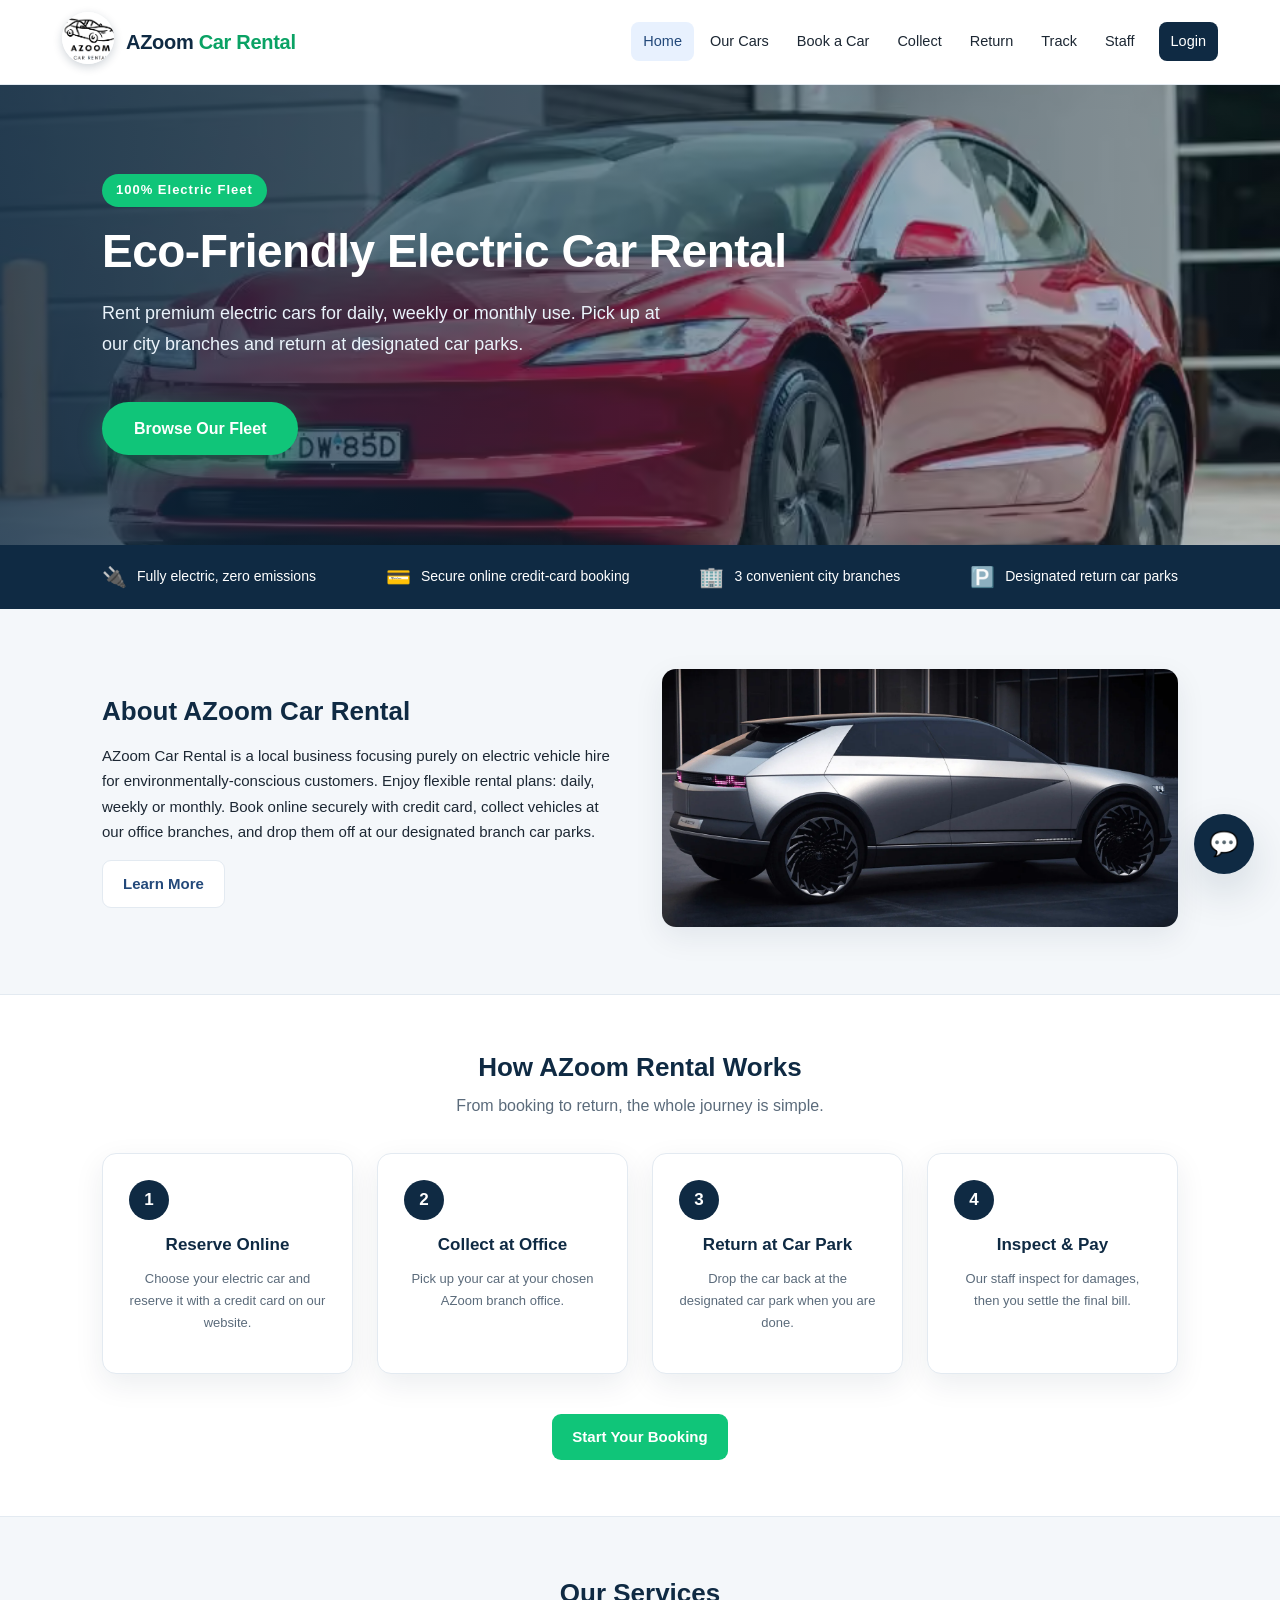
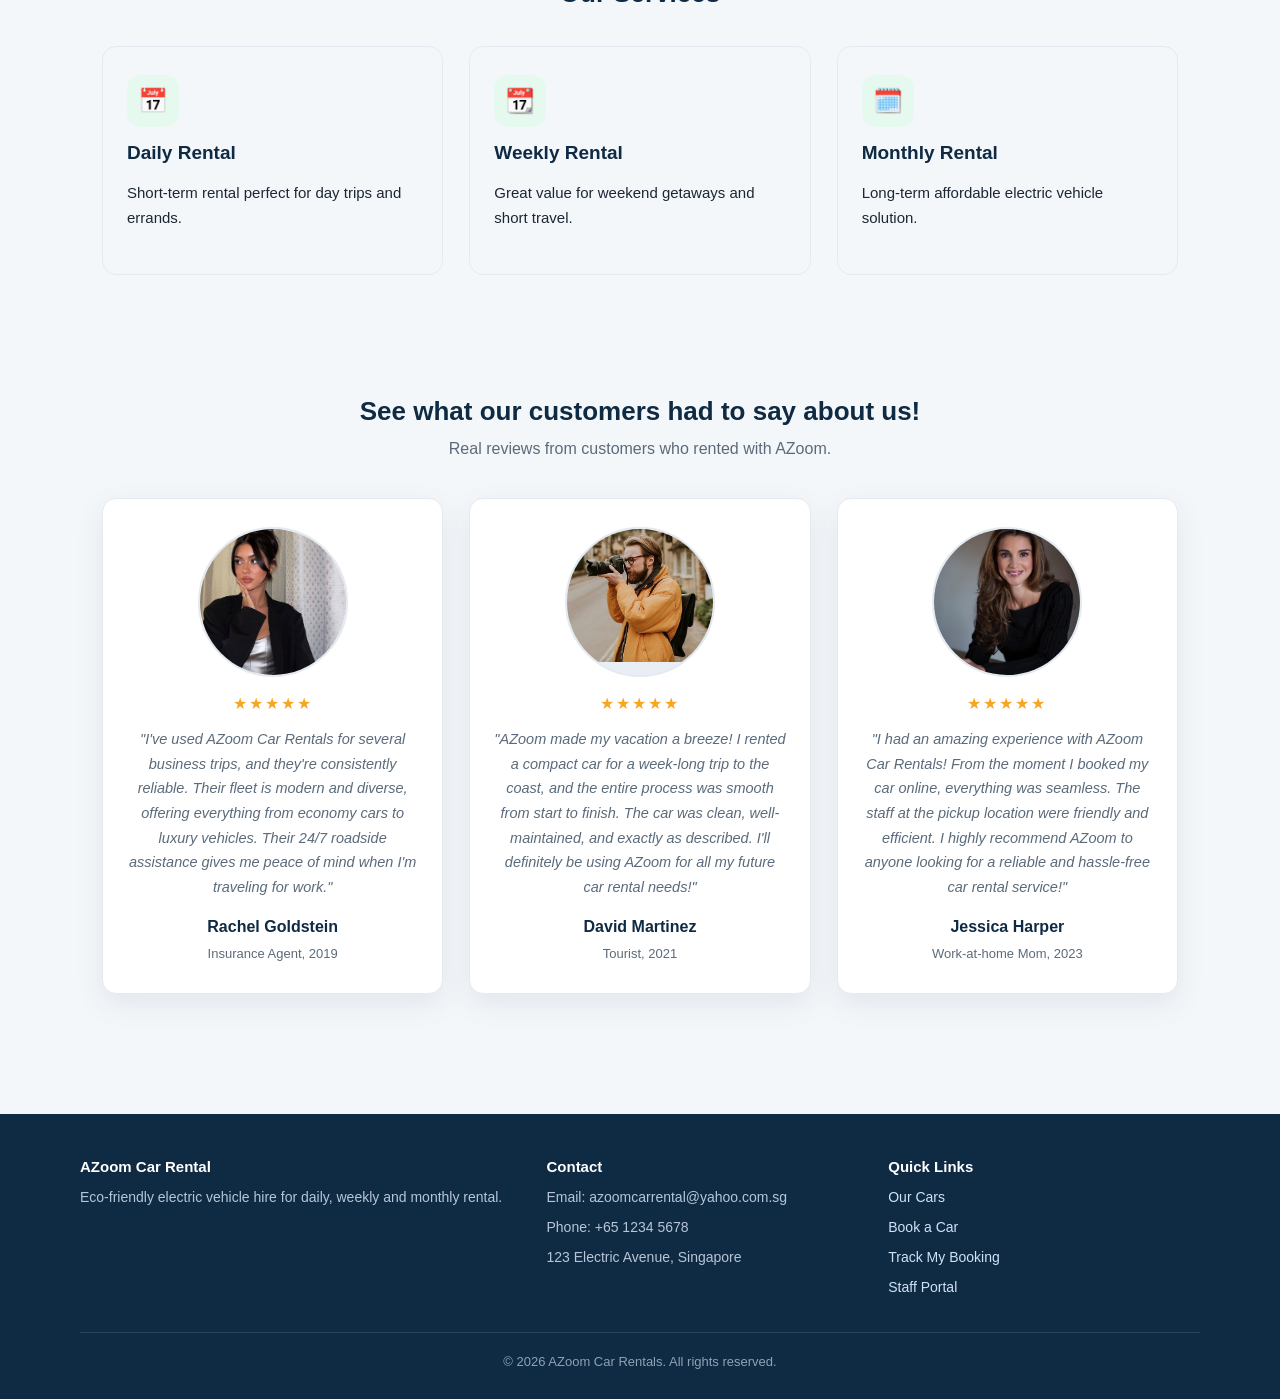
<file: index.html>
<!DOCTYPE html>
<html lang="en">
<head>
    <meta charset="UTF-8">
    <meta name="viewport" content="width=device-width, initial-scale=1.0">
    <title>AZoom Car Rental | Home</title>
    <link rel="stylesheet" href="style.css">
    <script src="script.js" defer></script>
</head>
<body>

<!-- Navigation Bar -->
<header class="site-header">
    <div class="header-inner">
        <div class="brand">
            <a href="index.html"><img src="logo_new.png" alt="AZoom Logo" class="logo-img"></a>
            <a class="brand-name" href="index.html">AZoom <span>Car Rental</span></a>
        </div>
        <nav>
            <a href="index.html" class="nav-link active">Home</a>
            <a href="cars.html" class="nav-link">Our Cars</a>
            <a href="booking.html" class="nav-link">Book a Car</a>
            <a href="collect.html" class="nav-link">Collect</a>
            <a href="return.html" class="nav-link">Return</a>
            <a href="track.html" class="nav-link">Track</a>
            <a href="employee.html" class="nav-link">Staff</a>
            <a href="login.html" class="nav-link nav-cta">Login</a>
        </nav>
    </div>
</header>

<!-- Hero Slideshow -->
<section class="slideshow-container">
    <img class="slide-image active" src="ev1.jpg" alt="Electric Sedan">
    <img class="slide-image" src="ev2.jpg" alt="Electric SUV">
    <img class="slide-image" src="ev3.jpg" alt="Compact EV">
    <img class="slide-image" src="ev-car.jpg" alt="Electric Car">
    <div class="hero-overlay">
        <div class="hero-inner">
            <span class="hero-kicker">100% Electric Fleet</span>
            <h1 class="hero-title">Eco-Friendly Electric Car Rental</h1>
            <p class="hero-text">Rent premium electric cars for daily, weekly or monthly use. Pick up at our city branches and return at designated car parks.</p>
            <a href="cars.html" class="btn-browse-fleet">Browse Our Fleet</a>
        </div>
    </div>
</section>

<!-- Feature strip -->
<section class="feature-strip">
    <div class="feature-strip-inner">
        <div class="fs-item"><span class="fs-icon">🔌</span> Fully electric, zero emissions</div>
        <div class="fs-item"><span class="fs-icon">💳</span> Secure online credit-card booking</div>
        <div class="fs-item"><span class="fs-icon">🏢</span> 3 convenient city branches</div>
        <div class="fs-item"><span class="fs-icon">🅿️</span> Designated return car parks</div>
    </div>
</section>

<!-- About Short Intro -->
<section class="about-section container fade-up">
    <div class="grid-2col">
        <div>
            <h2>About AZoom Car Rental</h2>
            <p>AZoom Car Rental is a local business focusing purely on electric vehicle hire for environmentally-conscious customers. Enjoy flexible rental plans: daily, weekly or monthly. Book online securely with credit card, collect vehicles at our office branches, and drop them off at our designated branch car parks.</p>
            <a href="about.html" class="btn btn-outline">Learn More</a>
        </div>
        <div>
            <img src="ev-car.jpg" alt="Electric Car" class="img-full-rounded">
        </div>
    </div>
</section>

<!-- How it works -->
<section class="services-section">
    <div class="services-inner">
        <h2>How AZoom Rental Works</h2>
        <p class="intro-center" style="margin-bottom:0">From booking to return, the whole journey is simple.</p>
        <div class="steps-grid">
            <div class="step-card fade-up">
                <div class="step-num">1</div>
                <h3>Reserve Online</h3>
                <p class="small-text">Choose your electric car and reserve it with a credit card on our website.</p>
            </div>
            <div class="step-card fade-up">
                <div class="step-num">2</div>
                <h3>Collect at Office</h3>
                <p class="small-text">Pick up your car at your chosen AZoom branch office.</p>
            </div>
            <div class="step-card fade-up">
                <div class="step-num">3</div>
                <h3>Return at Car Park</h3>
                <p class="small-text">Drop the car back at the designated car park when you are done.</p>
            </div>
            <div class="step-card fade-up">
                <div class="step-num">4</div>
                <h3>Inspect &amp; Pay</h3>
                <p class="small-text">Our staff inspect for damages, then you settle the final bill.</p>
            </div>
        </div>
        <a href="booking.html" class="btn btn-accent" style="margin-top:40px">Start Your Booking</a>
    </div>
</section>

<!-- Services Section -->
<section class="about-section container">
    <div class="services-inner" style="padding:0">
        <h2>Our Services</h2>
        <div class="services-grid">
            <div class="service-card fade-up">
                <div class="service-icon">📅</div>
                <h3>Daily Rental</h3>
                <p>Short-term rental perfect for day trips and errands.</p>
            </div>
            <div class="service-card fade-up">
                <div class="service-icon">📆</div>
                <h3>Weekly Rental</h3>
                <p>Great value for weekend getaways and short travel.</p>
            </div>
            <div class="service-card fade-up">
                <div class="service-icon">🗓️</div>
                <h3>Monthly Rental</h3>
                <p>Long-term affordable electric vehicle solution.</p>
            </div>
        </div>
    </div>
</section>

<!-- Customer Testimonials (avatars are placeholders - add your own photos later) -->
<section class="testimonials-section">
    <div class="testimonials-inner">
        <h2>See what our customers had to say about us!</h2>
        <p class="intro-center" style="margin-bottom:0">Real reviews from customers who rented with AZoom.</p>
        <div class="testimonials-grid">
            <div class="testimonial-card fade-up">
                <div class="testimonial-avatar">
                    <span><img src="review1.jpg" alt="Rachel Goldstein"></span>
                </div>
                <div class="testimonial-stars">&#9733;&#9733;&#9733;&#9733;&#9733;</div>
                <p class="testimonial-quote">"I've used AZoom Car Rentals for several business trips, and they're consistently reliable. Their fleet is modern and diverse, offering everything from economy cars to luxury vehicles. Their 24/7 roadside assistance gives me peace of mind when I'm traveling for work."</p>
                <p class="testimonial-name">Rachel Goldstein</p>
                <p class="testimonial-role">Insurance Agent, 2019</p>
            </div>
            <div class="testimonial-card fade-up">
                <div class="testimonial-avatar">
                    <!-- Add real photo later, e.g.: <img src="customer-david.jpg" alt="David Martinez"> -->
                    <span><img src="review2.jpg" alt="David Martinez"></span>
                </div>
                <div class="testimonial-stars">&#9733;&#9733;&#9733;&#9733;&#9733;</div>
                <p class="testimonial-quote">"AZoom made my vacation a breeze! I rented a compact car for a week-long trip to the coast, and the entire process was smooth from start to finish. The car was clean, well-maintained, and exactly as described. I'll definitely be using AZoom for all my future car rental needs!"</p>
                <p class="testimonial-name">David Martinez</p>
                <p class="testimonial-role">Tourist, 2021</p>
            </div>
            <div class="testimonial-card fade-up">
                <div class="testimonial-avatar">
                    <!-- Add real photo later, e.g.: <img src="customer-jessica.jpg" alt="Jessica Harper"> -->
                    <span><img src="review3.jpg" alt="Jessica Harper"></span>
                </div>
                <div class="testimonial-stars">&#9733;&#9733;&#9733;&#9733;&#9733;</div>
                <p class="testimonial-quote">"I had an amazing experience with AZoom Car Rentals! From the moment I booked my car online, everything was seamless. The staff at the pickup location were friendly and efficient. I highly recommend AZoom to anyone looking for a reliable and hassle-free car rental service!"</p>
                <p class="testimonial-name">Jessica Harper</p>
                <p class="testimonial-role">Work-at-home Mom, 2023</p>
            </div>
        </div>
    </div>
</section>

<!-- Live Chat Widget -->
<div class="static-chat-widget">
    <div class="static-chat-box" id="chatWindow">
        <div class="static-chat-header">
            <span>AZoom Live Chat Support</span>
            <span class="close-chat">✕</span>
        </div>
        <div class="static-chat-messages">
            <p>Support: Hi! Welcome to AZoom Car Rental support.</p>
            <p>Support: How can we assist you?</p>
        </div>
        <div class="static-input-area">
            <input type="text" placeholder="Type your message..." class="chat-input">
            <button class="chat-send-btn">Send</button>
        </div>
    </div>
    <button class="static-chat-button">💬</button>
</div>

<!-- Footer -->
<footer>
    <div class="footer-grid">
        <div>
            <h4>AZoom Car Rental</h4>
            <p>Eco-friendly electric vehicle hire for daily, weekly and monthly rental.</p>
        </div>
        <div>
            <h4>Contact</h4>
            <p>Email: azoomcarrental@yahoo.com.sg</p>
            <p>Phone: +65 1234 5678</p>
            <p>123 Electric Avenue, Singapore</p>
        </div>
        <div>
            <h4>Quick Links</h4>
            <p><a href="cars.html">Our Cars</a></p>
            <p><a href="booking.html">Book a Car</a></p>
            <p><a href="track.html">Track My Booking</a></p>
            <p><a href="employee.html">Staff Portal</a></p>
        </div>
    </div>
    <p class="footer-copyright">&copy; 2026 AZoom Car Rentals. All rights reserved.</p>
</footer>

</body>
</html>
</file>
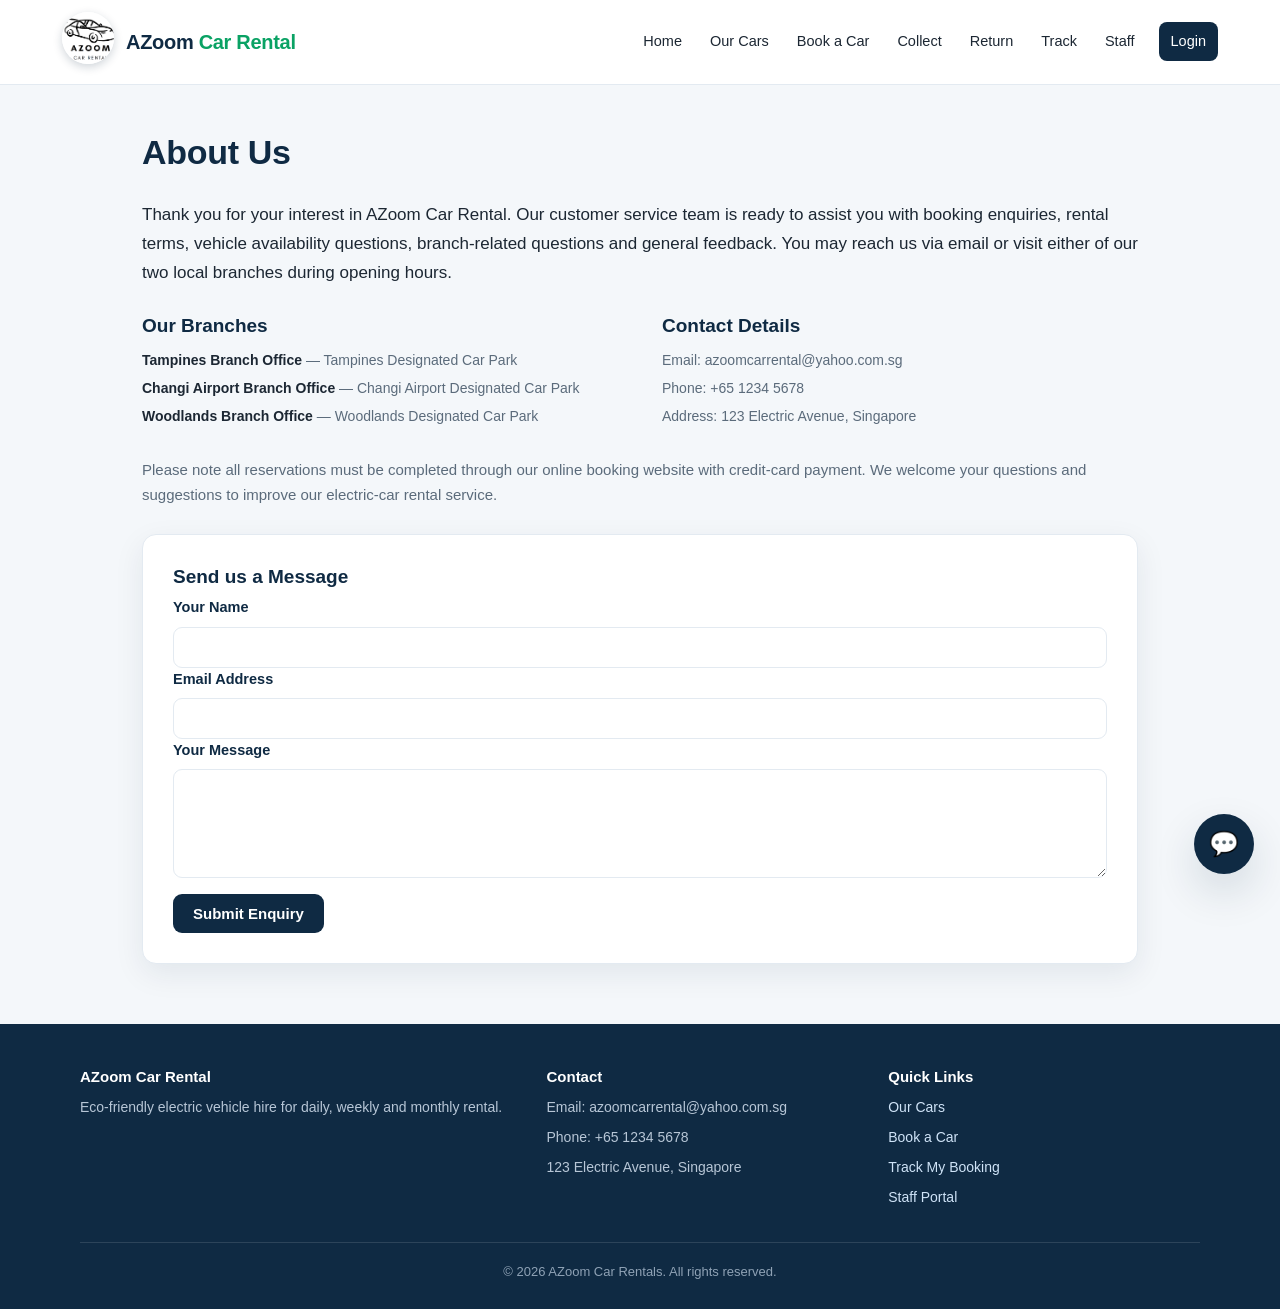
<file: about.html>
<!DOCTYPE html>
<html lang="en">
<head>
    <meta charset="UTF-8">
    <meta name="viewport" content="width=device-width, initial-scale=1.0">
    <title>AZoom Car Rental | About Us</title>
    <link rel="stylesheet" href="style.css">
    <script src="script.js" defer></script>
</head>
<body>

<!-- Navigation Bar -->
<header class="site-header">
    <div class="header-inner">
        <div class="brand">
            <a href="index.html"><img src="logo_new.png" alt="AZoom Logo" class="logo-img"></a>
            <a class="brand-name" href="index.html">AZoom <span>Car Rental</span></a>
        </div>
        <nav>
            <a href="index.html" class="nav-link">Home</a>
            <a href="cars.html" class="nav-link">Our Cars</a>
            <a href="booking.html" class="nav-link">Book a Car</a>
            <a href="collect.html" class="nav-link">Collect</a>
            <a href="return.html" class="nav-link">Return</a>
            <a href="track.html" class="nav-link">Track</a>
            <a href="employee.html" class="nav-link">Staff</a>
            <a href="login.html" class="nav-link nav-cta">Login</a>
        </nav>
    </div>
</header>

<main>
    <div class="heading-row">
        <h1>About Us</h1>
    </div>

    <p class="lead">Thank you for your interest in AZoom Car Rental. Our customer service team is ready to assist you with booking enquiries, rental terms, vehicle availability questions, branch-related questions and general feedback. You may reach us via email or visit either of our two local branches during opening hours.</p>

    <div class="grid-2col" style="margin:26px 0">
        <div>
            <h3>Our Branches</h3>
            <ul class="spec-list">
                <li><b>Tampines Branch Office</b> — Tampines Designated Car Park</li>
                <li><b>Changi Airport Branch Office</b> — Changi Airport Designated Car Park</li>
                <li><b>Woodlands Branch Office</b> — Woodlands Designated Car Park</li>
            </ul>
        </div>
        <div>
            <h3>Contact Details</h3>
            <ul class="spec-list">
                <li>Email: azoomcarrental@yahoo.com.sg</li>
                <li>Phone: +65 1234 5678</li>
                <li>Address: 123 Electric Avenue, Singapore</li>
            </ul>
        </div>
    </div>

    <p class="muted">Please note all reservations must be completed through our online booking website with credit-card payment. We welcome your questions and suggestions to improve our electric-car rental service.</p>

    <div class="white-card">
        <h3>Send us a Message</h3>
        <div class="form-block">
            <label class="form-label">Your Name</label>
            <input type="text" class="text-input" required>
            <label class="form-label">Email Address</label>
            <input type="email" class="text-input" required>
            <label class="form-label">Your Message</label>
            <textarea rows="5" class="textarea-input"></textarea>
            <button class="btn btn-dark" style="margin-top:8px">Submit Enquiry</button>
        </div>
    </div>
</main>

<!-- Live Chat Widget -->
<div class="static-chat-widget">
    <div class="static-chat-box" id="chatWindow">
        <div class="static-chat-header">
            <span>AZoom Live Chat Support</span>
            <span class="close-chat">&#10005;</span>
        </div>
        <div class="static-chat-messages">
            <p>Support: Hi! Welcome to AZoom Car Rental support.</p>
            <p>Support: How can we assist you?</p>
        </div>
        <div class="static-input-area">
            <input type="text" placeholder="Type your message..." class="chat-input">
            <button class="chat-send-btn">Send</button>
        </div>
    </div>
    <button class="static-chat-button">&#128172;</button>
</div>

<!-- Footer -->
<footer>
    <div class="footer-grid">
        <div>
            <h4>AZoom Car Rental</h4>
            <p>Eco-friendly electric vehicle hire for daily, weekly and monthly rental.</p>
        </div>
        <div>
            <h4>Contact</h4>
            <p>Email: azoomcarrental@yahoo.com.sg</p>
            <p>Phone: +65 1234 5678</p>
            <p>123 Electric Avenue, Singapore</p>
        </div>
        <div>
            <h4>Quick Links</h4>
            <p><a href="cars.html">Our Cars</a></p>
            <p><a href="booking.html">Book a Car</a></p>
            <p><a href="track.html">Track My Booking</a></p>
            <p><a href="employee.html">Staff Portal</a></p>
        </div>
    </div>
    <p class="footer-copyright">&copy; 2026 AZoom Car Rentals. All rights reserved.</p>
</footer>

</body>
</html>
</file>
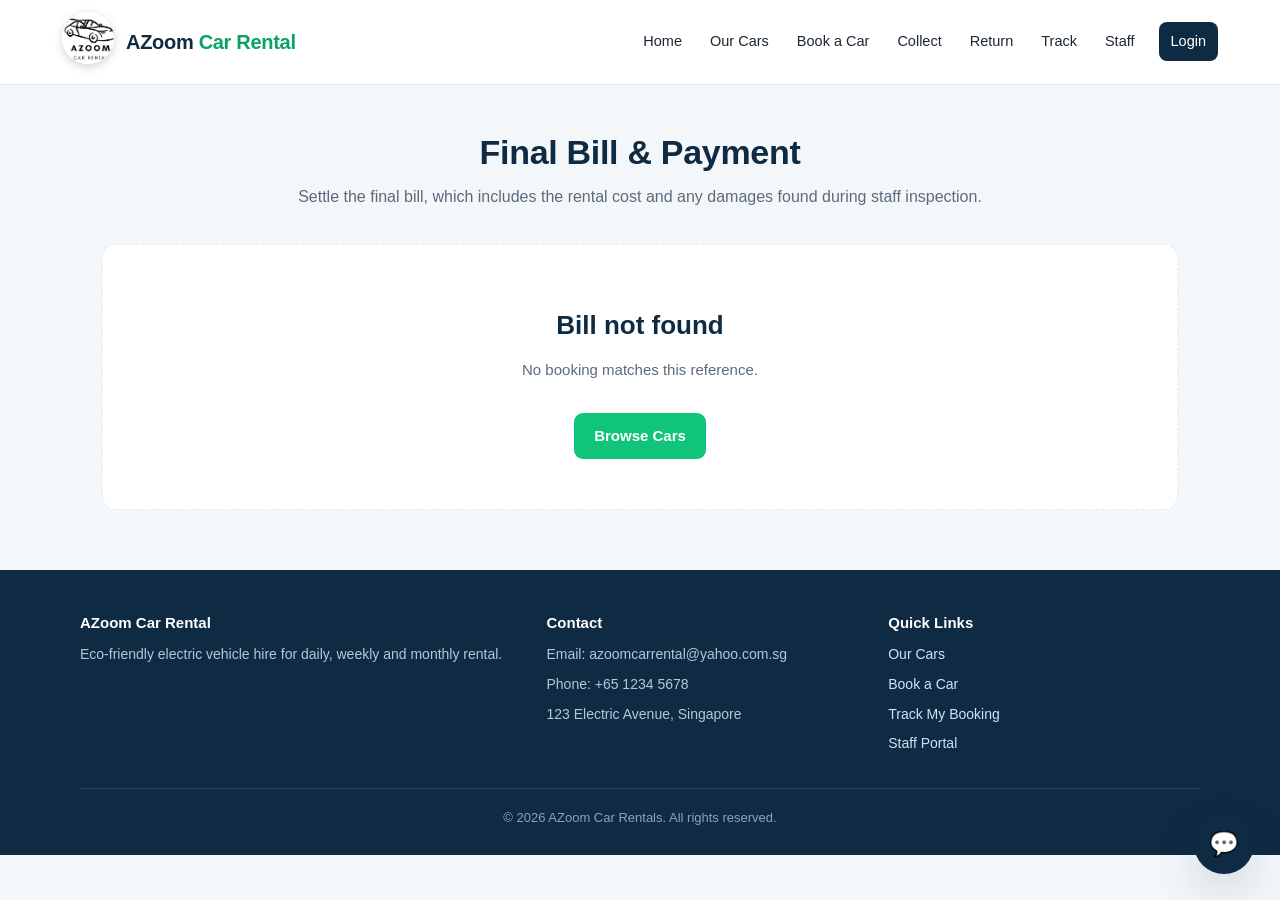
<file: bill.html>
<!DOCTYPE html>
<html lang="en">
<head>
    <meta charset="UTF-8">
    <meta name="viewport" content="width=device-width, initial-scale=1.0">
    <title>AZoom Car Rental | Final Bill</title>
    <link rel="stylesheet" href="style.css">
    <script src="script.js" defer></script>
    <script src="bill.js" defer></script>
</head>
<body>

<!-- Navigation Bar -->
<header class="site-header">
    <div class="header-inner">
        <div class="brand">
            <a href="index.html"><img src="logo_new.png" alt="AZoom Logo" class="logo-img"></a>
            <a class="brand-name" href="index.html">AZoom <span>Car Rental</span></a>
        </div>
        <nav>
            <a href="index.html" class="nav-link">Home</a>
            <a href="cars.html" class="nav-link">Our Cars</a>
            <a href="booking.html" class="nav-link">Book a Car</a>
            <a href="collect.html" class="nav-link">Collect</a>
            <a href="return.html" class="nav-link">Return</a>
            <a href="track.html" class="nav-link">Track</a>
            <a href="employee.html" class="nav-link">Staff</a>
            <a href="login.html" class="nav-link nav-cta">Login</a>
        </nav>
    </div>
</header>

<main class="main-wide-1100">
    <h1 class="page-title-center">Final Bill &amp; Payment</h1>
    <p class="intro-center">Settle the final bill, which includes the rental cost and any damages found during staff inspection.</p>
    <div id="billArea"></div>
</main>

<!-- Live Chat Widget -->
<div class="static-chat-widget">
    <div class="static-chat-box" id="chatWindow">
        <div class="static-chat-header">
            <span>AZoom Live Chat Support</span>
            <span class="close-chat">&#10005;</span>
        </div>
        <div class="static-chat-messages">
            <p>Support: Hi! Welcome to AZoom Car Rental support.</p>
            <p>Support: How can we assist you?</p>
        </div>
        <div class="static-input-area">
            <input type="text" placeholder="Type your message..." class="chat-input">
            <button class="chat-send-btn">Send</button>
        </div>
    </div>
    <button class="static-chat-button">&#128172;</button>
</div>

<!-- Footer -->
<footer>
    <div class="footer-grid">
        <div>
            <h4>AZoom Car Rental</h4>
            <p>Eco-friendly electric vehicle hire for daily, weekly and monthly rental.</p>
        </div>
        <div>
            <h4>Contact</h4>
            <p>Email: azoomcarrental@yahoo.com.sg</p>
            <p>Phone: +65 1234 5678</p>
            <p>123 Electric Avenue, Singapore</p>
        </div>
        <div>
            <h4>Quick Links</h4>
            <p><a href="cars.html">Our Cars</a></p>
            <p><a href="booking.html">Book a Car</a></p>
            <p><a href="track.html">Track My Booking</a></p>
            <p><a href="employee.html">Staff Portal</a></p>
        </div>
    </div>
    <p class="footer-copyright">&copy; 2026 AZoom Car Rentals. All rights reserved.</p>
</footer>

</body>
</html>
</file>
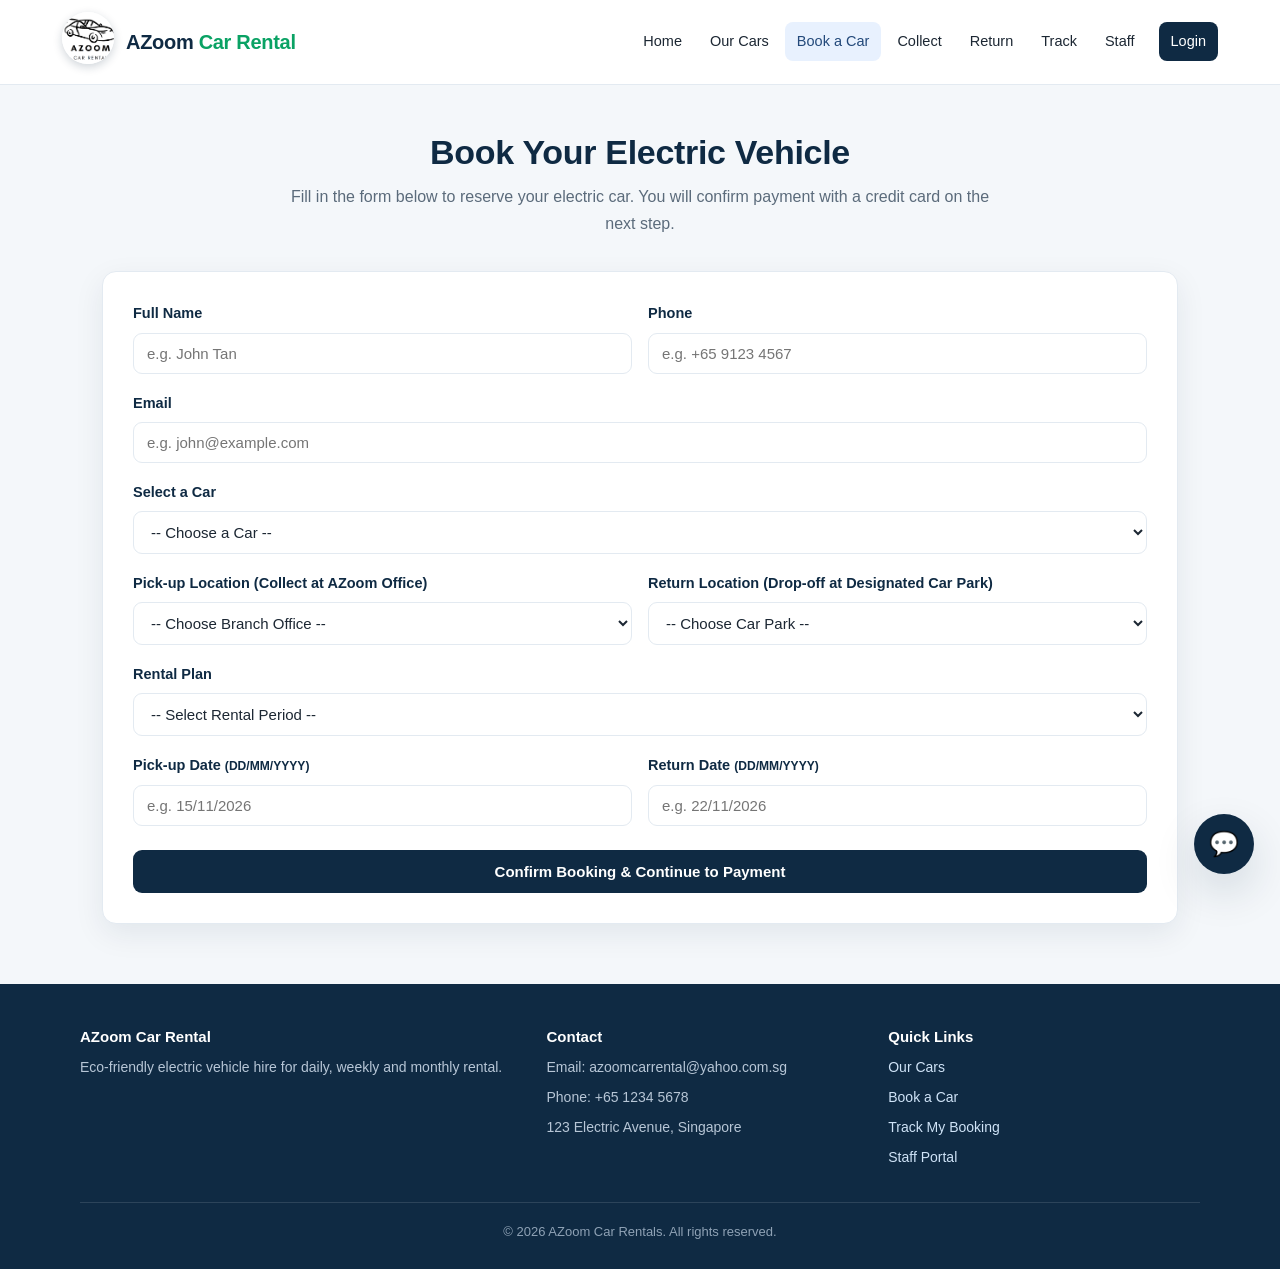
<file: booking.html>
<!DOCTYPE html>
<html lang="en">
<head>
    <meta charset="UTF-8">
    <meta name="viewport" content="width=device-width, initial-scale=1.0">
    <title>AZoom Car Rental | Book a Car</title>
    <link rel="stylesheet" href="style.css">
    <script src="script.js" defer></script>
    <script src="booking.js" defer></script>
</head>
<body>

<!-- Navigation Bar -->
<header class="site-header">
    <div class="header-inner">
        <div class="brand">
            <a href="index.html"><img src="logo_new.png" alt="AZoom Logo" class="logo-img"></a>
            <a class="brand-name" href="index.html">AZoom <span>Car Rental</span></a>
        </div>
        <nav>
            <a href="index.html" class="nav-link">Home</a>
            <a href="cars.html" class="nav-link">Our Cars</a>
            <a href="booking.html" class="nav-link active">Book a Car</a>
            <a href="collect.html" class="nav-link">Collect</a>
            <a href="return.html" class="nav-link">Return</a>
            <a href="track.html" class="nav-link">Track</a>
            <a href="employee.html" class="nav-link">Staff</a>
            <a href="login.html" class="nav-link nav-cta">Login</a>
        </nav>
    </div>
</header>

<main class="main-wide-1100">
    <h1 class="page-title-center">Book Your Electric Vehicle</h1>
    <p class="intro-center">Fill in the form below to reserve your electric car. You will confirm payment with a credit card on the next step.</p>

    <form id="bookingForm" class="booking-form" novalidate>
        <div class="field-row">
            <div class="form-group">
                <label for="name" class="form-label">Full Name</label>
                <input type="text" id="name" name="name" required class="text-field" placeholder="e.g. John Tan">
            </div>
            <div class="form-group">
                <label for="phone" class="form-label">Phone</label>
                <input type="tel" id="phone" name="phone" required class="text-field" placeholder="e.g. +65 9123 4567">
            </div>
        </div>

        <div class="form-group">
            <label for="email" class="form-label">Email</label>
            <input type="email" id="email" name="email" required class="text-field" placeholder="e.g. john@example.com">
        </div>

        <div class="form-group">
            <label for="car" class="form-label">Select a Car</label>
            <select id="car" name="car" required class="select-input">
                <option value="">-- Choose a Car --</option>
            </select>
            <div class="car-spec-panel" id="specPanel">
                <h4 class="spec-title">Car Specifications</h4>
                <div id="specContent"></div>
            </div>
        </div>

        <div class="field-row">
            <div class="form-group">
                <label for="pickup-location" class="form-label">Pick-up Location (Collect at AZoom Office)</label>
                <select id="pickup-location" name="pickup-location" required class="select-input">
                    <option value="">-- Choose Branch Office --</option>
                    <option value="b1">Tampines Branch Office</option>
                    <option value="b2">Changi Airport Branch Office</option>
                    <option value="b3">Woodlands Branch Office</option>
                </select>
            </div>
            <div class="form-group">
                <label for="return-location" class="form-label">Return Location (Drop-off at Designated Car Park)</label>
                <select id="return-location" name="return-location" required class="select-input">
                    <option value="">-- Choose Car Park --</option>
                    <option value="b1">Tampines Designated Car Park</option>
                    <option value="b2">Changi Airport Designated Car Park</option>
                    <option value="b3">Woodlands Designated Car Park</option>
                </select>
            </div>
        </div>

        <div class="form-group">
            <label for="rentalplan" class="form-label">Rental Plan</label>
            <select id="rentalplan" name="rentalplan" required class="select-input">
                <option value="">-- Select Rental Period --</option>
                <option value="daily">Daily Rental</option>
                <option value="weekly">Weekly Rental</option>
                <option value="monthly">Monthly Rental</option>
            </select>
        </div>

        <div class="field-row">
            <div class="form-group">
                <label for="pickup-date" class="form-label">Pick-up Date <small>(DD/MM/YYYY)</small></label>
                <input type="text" id="pickup-date" class="text-field date-field" placeholder="e.g. 15/11/2026" maxlength="10" required>
            </div>
            <div class="form-group">
                <label for="return-date" class="form-label">Return Date <small>(DD/MM/YYYY)</small></label>
                <input type="text" id="return-date" class="text-field date-field" placeholder="e.g. 22/11/2026" maxlength="10" required>
            </div>
        </div>

        <div class="quote-panel" id="quotePanel"></div>

        <button class="btn-fullwidth" type="submit" style="margin-top:6px">Confirm Booking &amp; Continue to Payment</button>
    </form>
</main>

<!-- Live Chat Widget -->
<div class="static-chat-widget">
    <div class="static-chat-box" id="chatWindow">
        <div class="static-chat-header">
            <span>AZoom Live Chat Support</span>
            <span class="close-chat">✕</span>
        </div>
        <div class="static-chat-messages">
            <p>Support: Hi! Welcome to AZoom Car Rental support.</p>
            <p>Support: How can we assist you?</p>
        </div>
        <div class="static-input-area">
            <input type="text" placeholder="Type your message..." class="chat-input">
            <button class="chat-send-btn">Send</button>
        </div>
    </div>
    <button class="static-chat-button">💬</button>
</div>

<!-- Footer -->
<footer>
    <div class="footer-grid">
        <div>
            <h4>AZoom Car Rental</h4>
            <p>Eco-friendly electric vehicle hire for daily, weekly and monthly rental.</p>
        </div>
        <div>
            <h4>Contact</h4>
            <p>Email: azoomcarrental@yahoo.com.sg</p>
            <p>Phone: +65 1234 5678</p>
            <p>123 Electric Avenue, Singapore</p>
        </div>
        <div>
            <h4>Quick Links</h4>
            <p><a href="cars.html">Our Cars</a></p>
            <p><a href="booking.html">Book a Car</a></p>
            <p><a href="track.html">Track My Booking</a></p>
            <p><a href="employee.html">Staff Portal</a></p>
        </div>
    </div>
    <p class="footer-copyright">&copy; 2026 AZoom Car Rentals. All rights reserved.</p>
</footer>

</body>
</html>
</file>
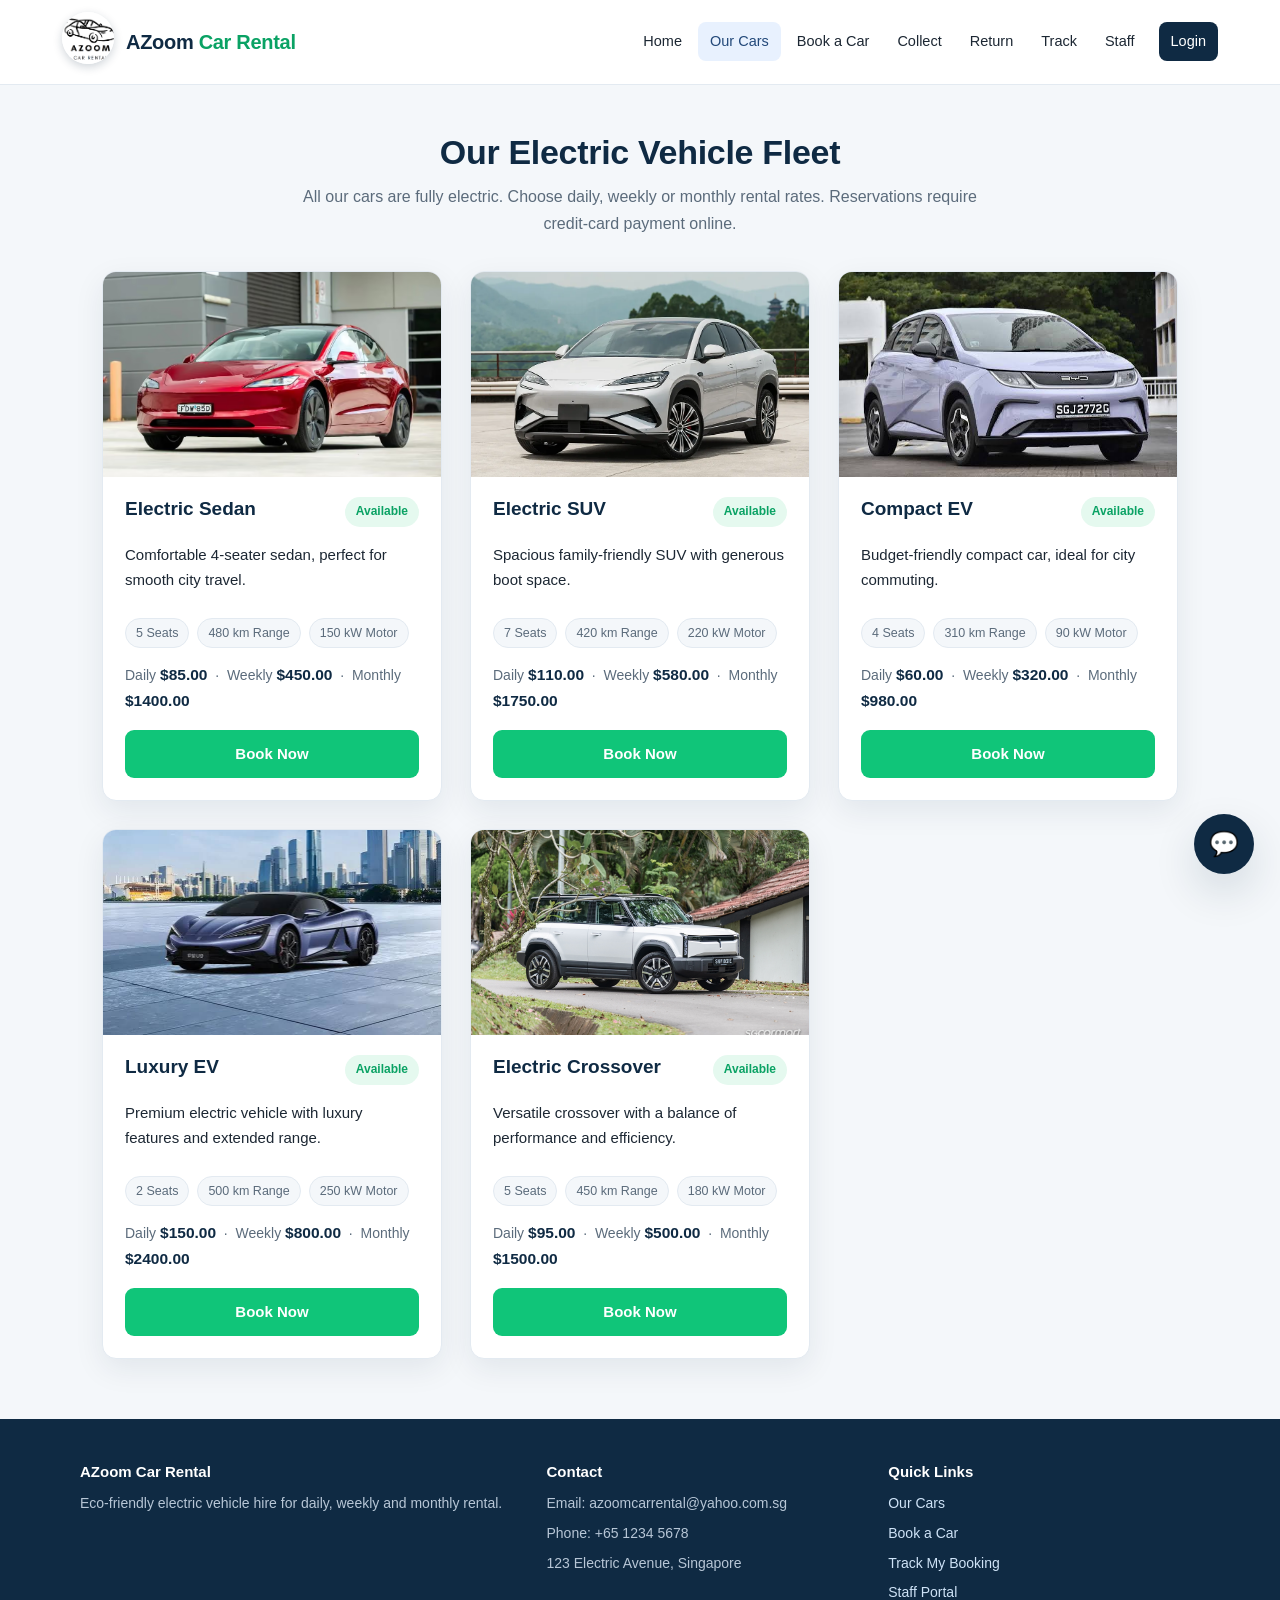
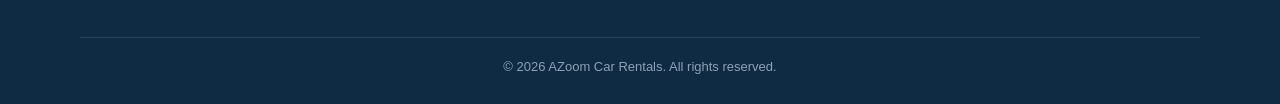
<file: cars.html>
<!DOCTYPE html>
<html lang="en">
<head>
    <meta charset="UTF-8">
    <meta name="viewport" content="width=device-width, initial-scale=1.0">
    <title>AZoom Car Rental | Our Cars</title>
    <link rel="stylesheet" href="style.css">
    <script src="script.js" defer></script>
    <script src="fleet.js" defer></script>
</head>
<body>

<!-- Navigation Bar -->
<header class="site-header">
    <div class="header-inner">
        <div class="brand">
            <a href="index.html"><img src="logo_new.png" alt="AZoom Logo" class="logo-img"></a>
            <a class="brand-name" href="index.html">AZoom <span>Car Rental</span></a>
        </div>
        <nav>
            <a href="index.html" class="nav-link">Home</a>
            <a href="cars.html" class="nav-link active">Our Cars</a>
            <a href="booking.html" class="nav-link">Book a Car</a>
            <a href="collect.html" class="nav-link">Collect</a>
            <a href="return.html" class="nav-link">Return</a>
            <a href="track.html" class="nav-link">Track</a>
            <a href="employee.html" class="nav-link">Staff</a>
            <a href="login.html" class="nav-link nav-cta">Login</a>
        </nav>
    </div>
</header>

<main class="main-wide-1100">
    <h1 class="page-title-center">Our Electric Vehicle Fleet</h1>
    <p class="intro-center">All our cars are fully electric. Choose daily, weekly or monthly rental rates. Reservations require credit-card payment online.</p>

    <div class="car-grid" id="fleetGrid"></div>
</main>

<!-- Live Chat Widget -->
<div class="static-chat-widget">
    <div class="static-chat-box" id="chatWindow">
        <div class="static-chat-header">
            <span>AZoom Live Chat Support</span>
            <span class="close-chat">✕</span>
        </div>
        <div class="static-chat-messages">
            <p>Support: Hi! Welcome to AZoom Car Rental support.</p>
            <p>Support: How can we assist you?</p>
        </div>
        <div class="static-input-area">
            <input type="text" placeholder="Type your message..." class="chat-input">
            <button class="chat-send-btn">Send</button>
        </div>
    </div>
    <button class="static-chat-button">💬</button>
</div>

<!-- Footer -->
<footer>
    <div class="footer-grid">
        <div>
            <h4>AZoom Car Rental</h4>
            <p>Eco-friendly electric vehicle hire for daily, weekly and monthly rental.</p>
        </div>
        <div>
            <h4>Contact</h4>
            <p>Email: azoomcarrental@yahoo.com.sg</p>
            <p>Phone: +65 1234 5678</p>
            <p>123 Electric Avenue, Singapore</p>
        </div>
        <div>
            <h4>Quick Links</h4>
            <p><a href="cars.html">Our Cars</a></p>
            <p><a href="booking.html">Book a Car</a></p>
            <p><a href="track.html">Track My Booking</a></p>
            <p><a href="employee.html">Staff Portal</a></p>
        </div>
    </div>
    <p class="footer-copyright">&copy; 2026 AZoom Car Rentals. All rights reserved.</p>
</footer>

</body>
</html>
</file>
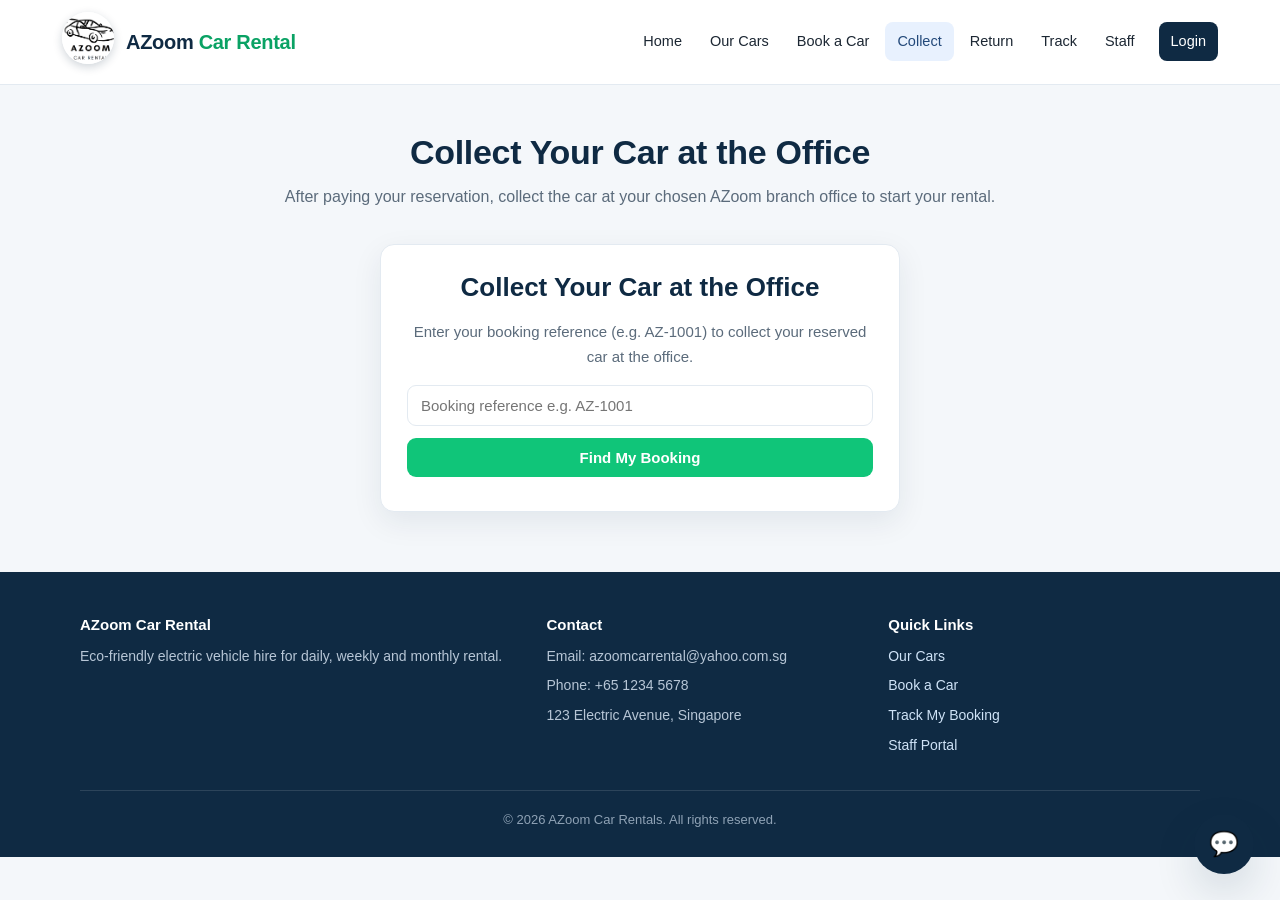
<file: collect.html>
<!DOCTYPE html>
<html lang="en">
<head>
    <meta charset="UTF-8">
    <meta name="viewport" content="width=device-width, initial-scale=1.0">
    <title>AZoom Car Rental | Collect Your Car</title>
    <link rel="stylesheet" href="style.css">
    <script src="script.js" defer></script>
    <script src="collect.js" defer></script>
</head>
<body>

<!-- Navigation Bar -->
<header class="site-header">
    <div class="header-inner">
        <div class="brand">
            <a href="index.html"><img src="logo_new.png" alt="AZoom Logo" class="logo-img"></a>
            <a class="brand-name" href="index.html">AZoom <span>Car Rental</span></a>
        </div>
        <nav>
            <a href="index.html" class="nav-link">Home</a>
            <a href="cars.html" class="nav-link">Our Cars</a>
            <a href="booking.html" class="nav-link">Book a Car</a>
            <a href="collect.html" class="nav-link active">Collect</a>
            <a href="return.html" class="nav-link">Return</a>
            <a href="track.html" class="nav-link">Track</a>
            <a href="employee.html" class="nav-link">Staff</a>
            <a href="login.html" class="nav-link nav-cta">Login</a>
        </nav>
    </div>
</header>

<main class="main-wide-1100">
    <h1 class="page-title-center">Collect Your Car at the Office</h1>
    <p class="intro-center">After paying your reservation, collect the car at your chosen AZoom branch office to start your rental.</p>
    <div id="collectArea"></div>
</main>

<!-- Live Chat Widget -->
<div class="static-chat-widget">
    <div class="static-chat-box" id="chatWindow">
        <div class="static-chat-header">
            <span>AZoom Live Chat Support</span>
            <span class="close-chat">&#10005;</span>
        </div>
        <div class="static-chat-messages">
            <p>Support: Hi! Welcome to AZoom Car Rental support.</p>
            <p>Support: How can we assist you?</p>
        </div>
        <div class="static-input-area">
            <input type="text" placeholder="Type your message..." class="chat-input">
            <button class="chat-send-btn">Send</button>
        </div>
    </div>
    <button class="static-chat-button">&#128172;</button>
</div>

<!-- Footer -->
<footer>
    <div class="footer-grid">
        <div>
            <h4>AZoom Car Rental</h4>
            <p>Eco-friendly electric vehicle hire for daily, weekly and monthly rental.</p>
        </div>
        <div>
            <h4>Contact</h4>
            <p>Email: azoomcarrental@yahoo.com.sg</p>
            <p>Phone: +65 1234 5678</p>
            <p>123 Electric Avenue, Singapore</p>
        </div>
        <div>
            <h4>Quick Links</h4>
            <p><a href="cars.html">Our Cars</a></p>
            <p><a href="booking.html">Book a Car</a></p>
            <p><a href="track.html">Track My Booking</a></p>
            <p><a href="employee.html">Staff Portal</a></p>
        </div>
    </div>
    <p class="footer-copyright">&copy; 2026 AZoom Car Rentals. All rights reserved.</p>
</footer>

</body>
</html>
</file>
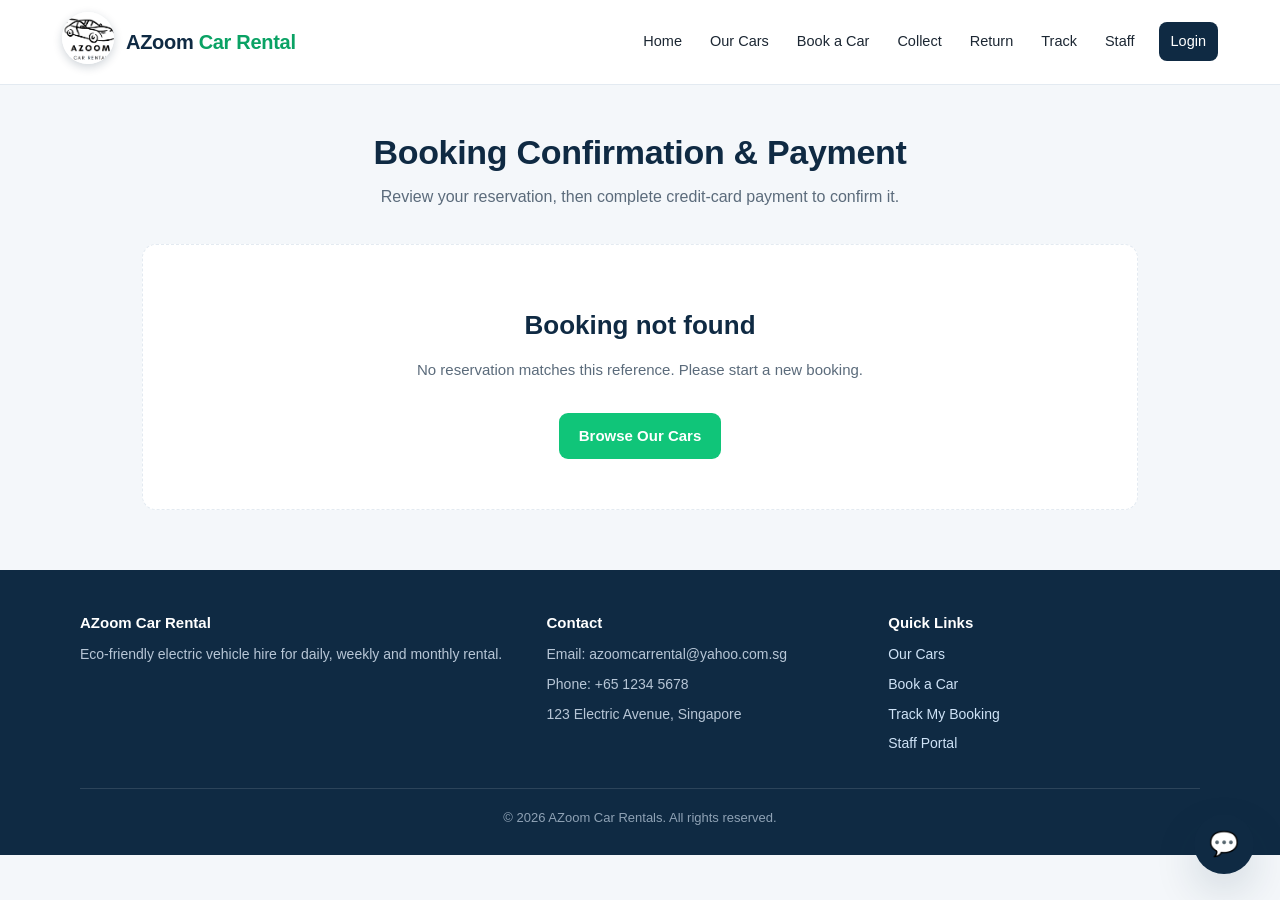
<file: confirmation.html>
<!DOCTYPE html>
<html lang="en">
<head>
    <meta charset="UTF-8">
    <meta name="viewport" content="width=device-width, initial-scale=1.0">
    <title>AZoom Car Rental | Booking Confirmation &amp; Payment</title>
    <link rel="stylesheet" href="style.css">
    <script src="script.js" defer></script>
    <script src="payment.js" defer></script>
</head>
<body>

<!-- Navigation Bar -->
<header class="site-header">
    <div class="header-inner">
        <div class="brand">
            <a href="index.html"><img src="logo_new.png" alt="AZoom Logo" class="logo-img"></a>
            <a class="brand-name" href="index.html">AZoom <span>Car Rental</span></a>
        </div>
        <nav>
            <a href="index.html" class="nav-link">Home</a>
            <a href="cars.html" class="nav-link">Our Cars</a>
            <a href="booking.html" class="nav-link">Book a Car</a>
            <a href="collect.html" class="nav-link">Collect</a>
            <a href="return.html" class="nav-link">Return</a>
            <a href="track.html" class="nav-link">Track</a>
            <a href="employee.html" class="nav-link">Staff</a>
            <a href="login.html" class="nav-link nav-cta">Login</a>
        </nav>
    </div>
</header>

<main>
    <h1 class="page-title-center">Booking Confirmation &amp; Payment</h1>
    <p class="intro-center">Review your reservation, then complete credit-card payment to confirm it.</p>

    <div id="payArea">
        <div class="pay-flex">
            <div class="summary-box">
                <h2>Reservation Summary</h2>
                <div class="summary-grid">
                    <div class="summary-row"><span>Booking reference</span><b id="sumBooking">-</b></div>
                    <div class="summary-row"><span>Vehicle</span><b id="sumCar">-</b></div>
                    <div class="summary-row"><span>Rental period</span><b id="sumDates">-</b></div>
                    <div class="summary-row"><span>Collect at</span><b id="sumBranch">-</b></div>
                    <div class="summary-row"><span>Return at</span><b id="sumCarpark">-</b></div>
                </div>
                <div class="summary-total">
                    <span>Rental cost</span>
                    <b id="sumCost">$0.00</b>
                </div>
            </div>

            <div class="payment-card">
                <h2>Payment Details</h2>
                <p class="small-text">Please enter your credit-card information to secure your booking.</p>
                <form id="paymentForm" novalidate>
                    <label class="form-label">Cardholder Full Name</label>
                    <input type="text" name="cardname" id="cardname" class="pay-input" placeholder="Enter name on card">

                    <label class="form-label">Credit Card Number</label>
                    <input type="text" name="cardnum" id="cardnum" class="pay-input" placeholder="XXXX-XXXX-XXXX-XXXX">

                    <div class="grid-1fr-1fr">
                        <div>
                            <label class="form-label">Expiry Date (MM/YY)</label>
                            <input type="text" name="exp" id="exp" class="pay-input" placeholder="MM/YY">
                        </div>
                        <div>
                            <label class="form-label">CVV / Security Code</label>
                            <input type="text" name="cvv" id="cvv" class="pay-input" placeholder="3 digits">
                        </div>
                    </div>

                    <label class="check-row">
                        <input type="checkbox" name="terms" id="terms">
                        <span>I agree to AZoom rental terms &amp; conditions.</span>
                    </label>

                    <button type="submit" class="pay-submit-btn">Confirm &amp; Pay Reservation</button>
                </form>
            </div>
        </div>
    </div>
</main>

<!-- Live Chat Widget -->
<div class="static-chat-widget">
    <div class="static-chat-box" id="chatWindow">
        <div class="static-chat-header">
            <span>AZoom Live Chat Support</span>
            <span class="close-chat">✕</span>
        </div>
        <div class="static-chat-messages">
            <p>Support: Hi! Welcome to AZoom Car Rental support.</p>
            <p>Support: How can we assist you?</p>
        </div>
        <div class="static-input-area">
            <input type="text" placeholder="Type your message..." class="chat-input">
            <button class="chat-send-btn">Send</button>
        </div>
    </div>
    <button class="static-chat-button">💬</button>
</div>

<!-- Footer -->
<footer>
    <div class="footer-grid">
        <div>
            <h4>AZoom Car Rental</h4>
            <p>Eco-friendly electric vehicle hire for daily, weekly and monthly rental.</p>
        </div>
        <div>
            <h4>Contact</h4>
            <p>Email: azoomcarrental@yahoo.com.sg</p>
            <p>Phone: +65 1234 5678</p>
            <p>123 Electric Avenue, Singapore</p>
        </div>
        <div>
            <h4>Quick Links</h4>
            <p><a href="cars.html">Our Cars</a></p>
            <p><a href="booking.html">Book a Car</a></p>
            <p><a href="track.html">Track My Booking</a></p>
            <p><a href="employee.html">Staff Portal</a></p>
        </div>
    </div>
    <p class="footer-copyright">&copy; 2026 AZoom Car Rentals. All rights reserved.</p>
</footer>

</body>
</html>
</file>
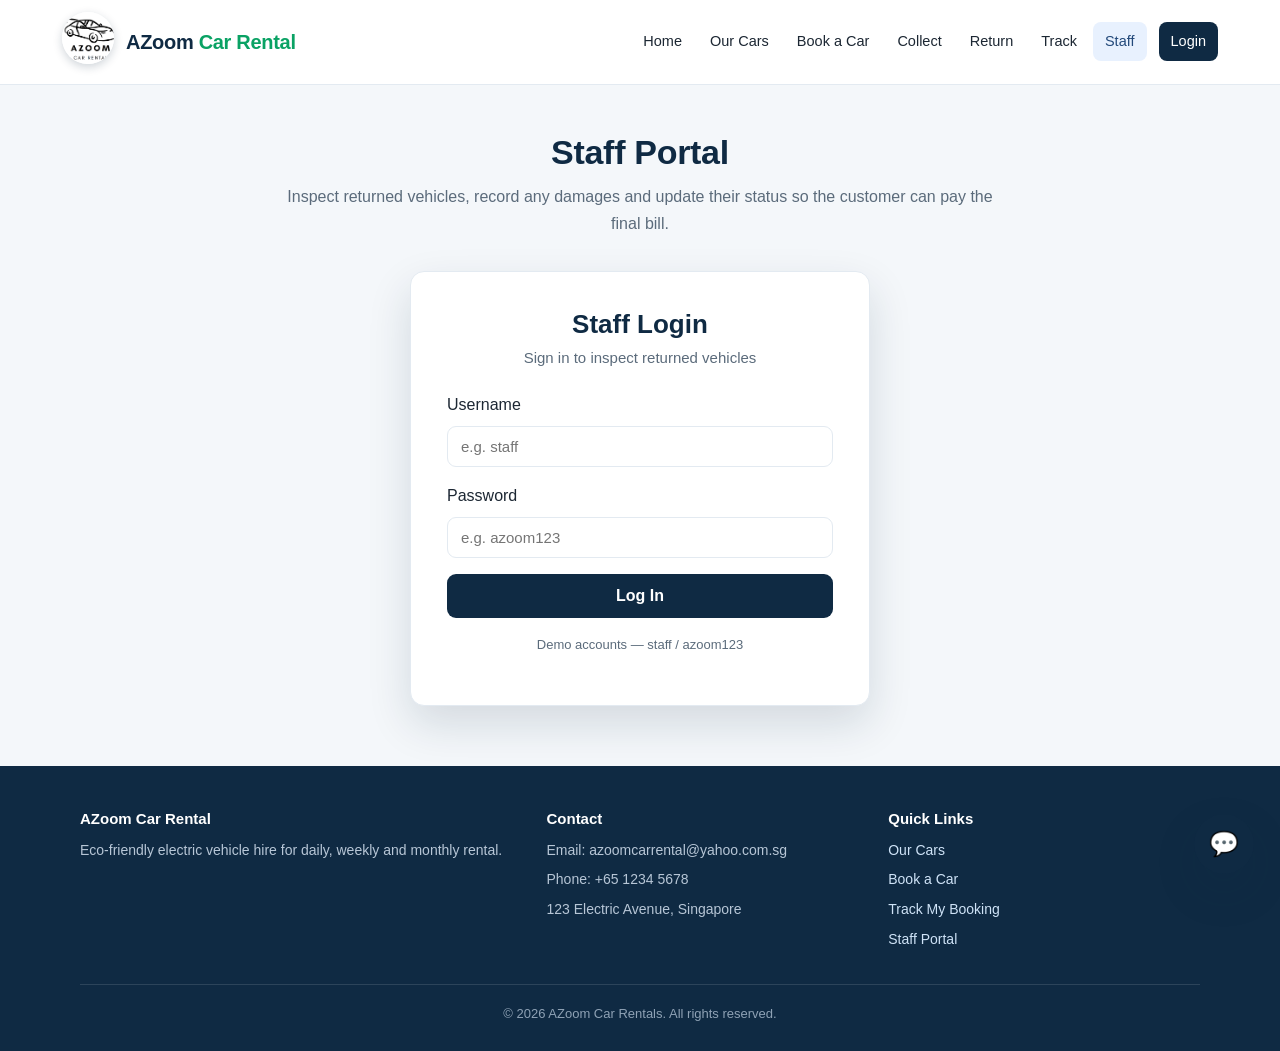
<file: employee.html>
<!DOCTYPE html>
<html lang="en">
<head>
    <meta charset="UTF-8">
    <meta name="viewport" content="width=device-width, initial-scale=1.0">
    <title>AZoom Car Rental | Staff Portal</title>
    <link rel="stylesheet" href="style.css">
    <script src="script.js" defer></script>
    <script src="employee.js" defer></script>
</head>
<body>

<!-- Navigation Bar -->
<header class="site-header">
    <div class="header-inner">
        <div class="brand">
            <a href="index.html"><img src="logo_new.png" alt="AZoom Logo" class="logo-img"></a>
            <a class="brand-name" href="index.html">AZoom <span>Car Rental</span></a>
        </div>
        <nav>
            <a href="index.html" class="nav-link">Home</a>
            <a href="cars.html" class="nav-link">Our Cars</a>
            <a href="booking.html" class="nav-link">Book a Car</a>
            <a href="collect.html" class="nav-link">Collect</a>
            <a href="return.html" class="nav-link">Return</a>
            <a href="track.html" class="nav-link">Track</a>
            <a href="employee.html" class="nav-link active">Staff</a>
            <a href="login.html" class="nav-link nav-cta">Login</a>
        </nav>
    </div>
</header>

<main class="main-wide-1100">
    <h1 class="page-title-center">Staff Portal</h1>
    <p class="intro-center">Inspect returned vehicles, record any damages and update their status so the customer can pay the final bill.</p>
    <div id="empWrap"></div>
</main>

<!-- Live Chat Widget -->
<div class="static-chat-widget">
    <div class="static-chat-box" id="chatWindow">
        <div class="static-chat-header">
            <span>AZoom Live Chat Support</span>
            <span class="close-chat">&#10005;</span>
        </div>
        <div class="static-chat-messages">
            <p>Support: Hi! Welcome to AZoom Car Rental support.</p>
            <p>Support: How can we assist you?</p>
        </div>
        <div class="static-input-area">
            <input type="text" placeholder="Type your message..." class="chat-input">
            <button class="chat-send-btn">Send</button>
        </div>
    </div>
    <button class="static-chat-button">&#128172;</button>
</div>

<!-- Footer -->
<footer>
    <div class="footer-grid">
        <div>
            <h4>AZoom Car Rental</h4>
            <p>Eco-friendly electric vehicle hire for daily, weekly and monthly rental.</p>
        </div>
        <div>
            <h4>Contact</h4>
            <p>Email: azoomcarrental@yahoo.com.sg</p>
            <p>Phone: +65 1234 5678</p>
            <p>123 Electric Avenue, Singapore</p>
        </div>
        <div>
            <h4>Quick Links</h4>
            <p><a href="cars.html">Our Cars</a></p>
            <p><a href="booking.html">Book a Car</a></p>
            <p><a href="track.html">Track My Booking</a></p>
            <p><a href="employee.html">Staff Portal</a></p>
        </div>
    </div>
    <p class="footer-copyright">&copy; 2026 AZoom Car Rentals. All rights reserved.</p>
</footer>

</body>
</html>
</file>
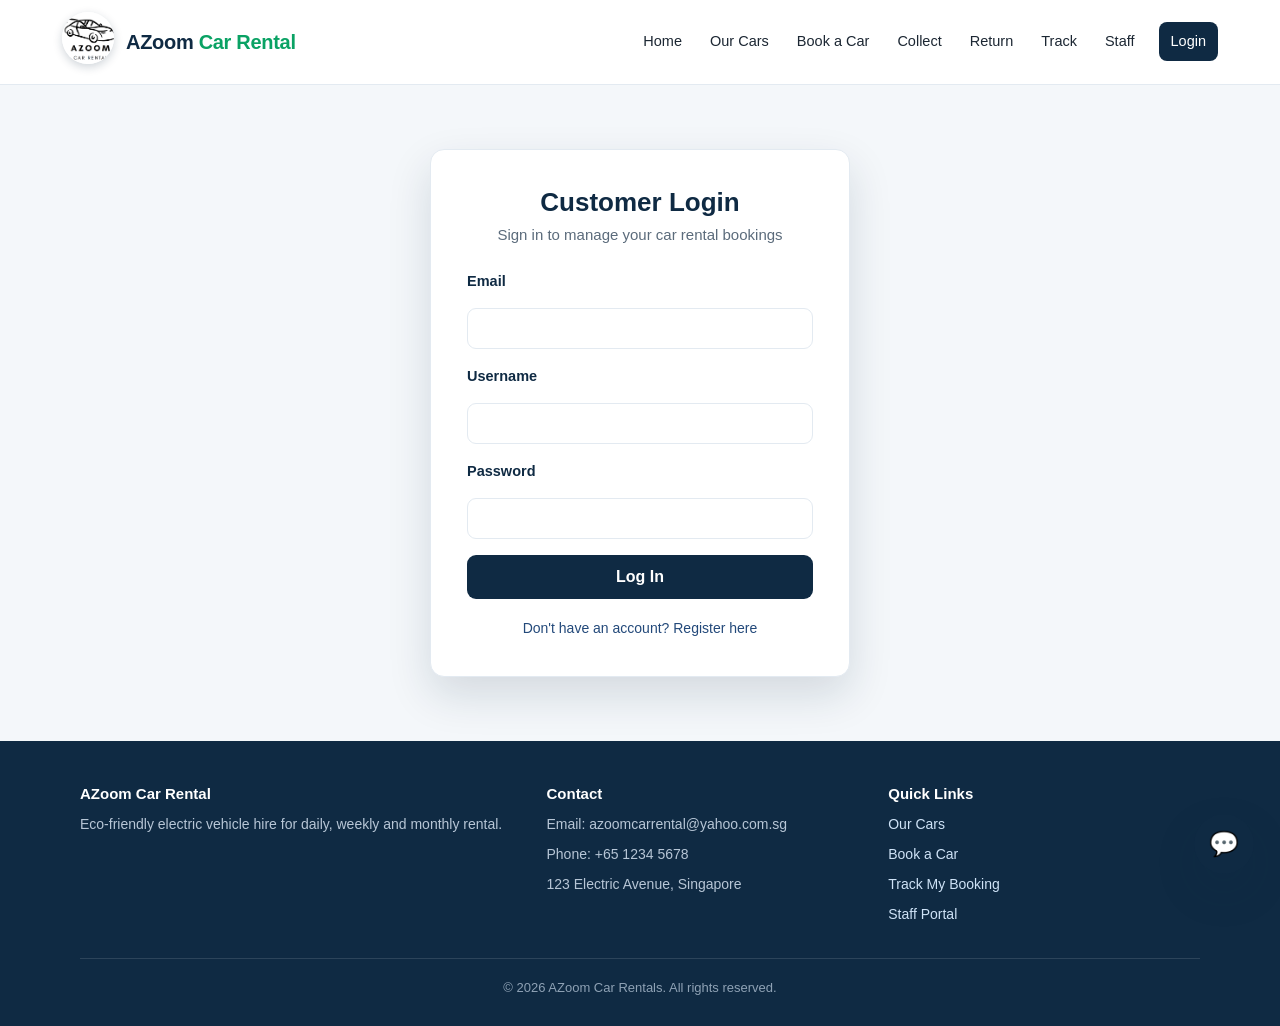
<file: login.html>
<!DOCTYPE html>
<html lang="en">
<head>
    <meta charset="UTF-8">
    <meta name="viewport" content="width=device-width, initial-scale=1.0">
    <title>AZoom Car Rental | Login</title>
    <link rel="stylesheet" href="style.css">
    <script src="script.js" defer></script>
</head>
<body>

<!-- Navigation Bar -->
<header class="site-header">
    <div class="header-inner">
        <div class="brand">
            <a href="index.html"><img src="logo_new.png" alt="AZoom Logo" class="logo-img"></a>
            <a class="brand-name" href="index.html">AZoom <span>Car Rental</span></a>
        </div>
        <nav>
            <a href="index.html" class="nav-link">Home</a>
            <a href="cars.html" class="nav-link">Our Cars</a>
            <a href="booking.html" class="nav-link">Book a Car</a>
            <a href="collect.html" class="nav-link">Collect</a>
            <a href="return.html" class="nav-link">Return</a>
            <a href="track.html" class="nav-link">Track</a>
            <a href="employee.html" class="nav-link">Staff</a>
            <a href="login.html" class="nav-link nav-cta active">Login</a>
        </nav>
    </div>
</header>

<main class="login-wrap">
    <div class="login-card">
        <h2 class="login-title">Customer Login</h2>
        <p class="login-sub">Sign in to manage your car rental bookings</p>
        <form action="index.html" method="get" class="login-form">
            <label class="form-label">Email</label>
            <input type="email" class="login-input" required>
            <label class="form-label">Username</label>
            <input type="text" class="login-input" required>
            <label class="form-label">Password</label>
            <input type="password" class="login-input" required>
            <button type="submit" class="login-btn">Log In</button>
            <a href="register.html" class="register-link">Don't have an account? Register here</a>
        </form>
    </div>
</main>

<!-- Live Chat Widget -->
<div class="static-chat-widget">
    <div class="static-chat-box" id="chatWindow">
        <div class="static-chat-header">
            <span>AZoom Live Chat Support</span>
            <span class="close-chat">&#10005;</span>
        </div>
        <div class="static-chat-messages">
            <p>Support: Hi! Welcome to AZoom Car Rental support.</p>
            <p>Support: How can we assist you?</p>
        </div>
        <div class="static-input-area">
            <input type="text" placeholder="Type your message..." class="chat-input">
            <button class="chat-send-btn">Send</button>
        </div>
    </div>
    <button class="static-chat-button">&#128172;</button>
</div>

<!-- Footer -->
<footer>
    <div class="footer-grid">
        <div>
            <h4>AZoom Car Rental</h4>
            <p>Eco-friendly electric vehicle hire for daily, weekly and monthly rental.</p>
        </div>
        <div>
            <h4>Contact</h4>
            <p>Email: azoomcarrental@yahoo.com.sg</p>
            <p>Phone: +65 1234 5678</p>
            <p>123 Electric Avenue, Singapore</p>
        </div>
        <div>
            <h4>Quick Links</h4>
            <p><a href="cars.html">Our Cars</a></p>
            <p><a href="booking.html">Book a Car</a></p>
            <p><a href="track.html">Track My Booking</a></p>
            <p><a href="employee.html">Staff Portal</a></p>
        </div>
    </div>
    <p class="footer-copyright">&copy; 2026 AZoom Car Rentals. All rights reserved.</p>
</footer>

</body>
</html>
</file>
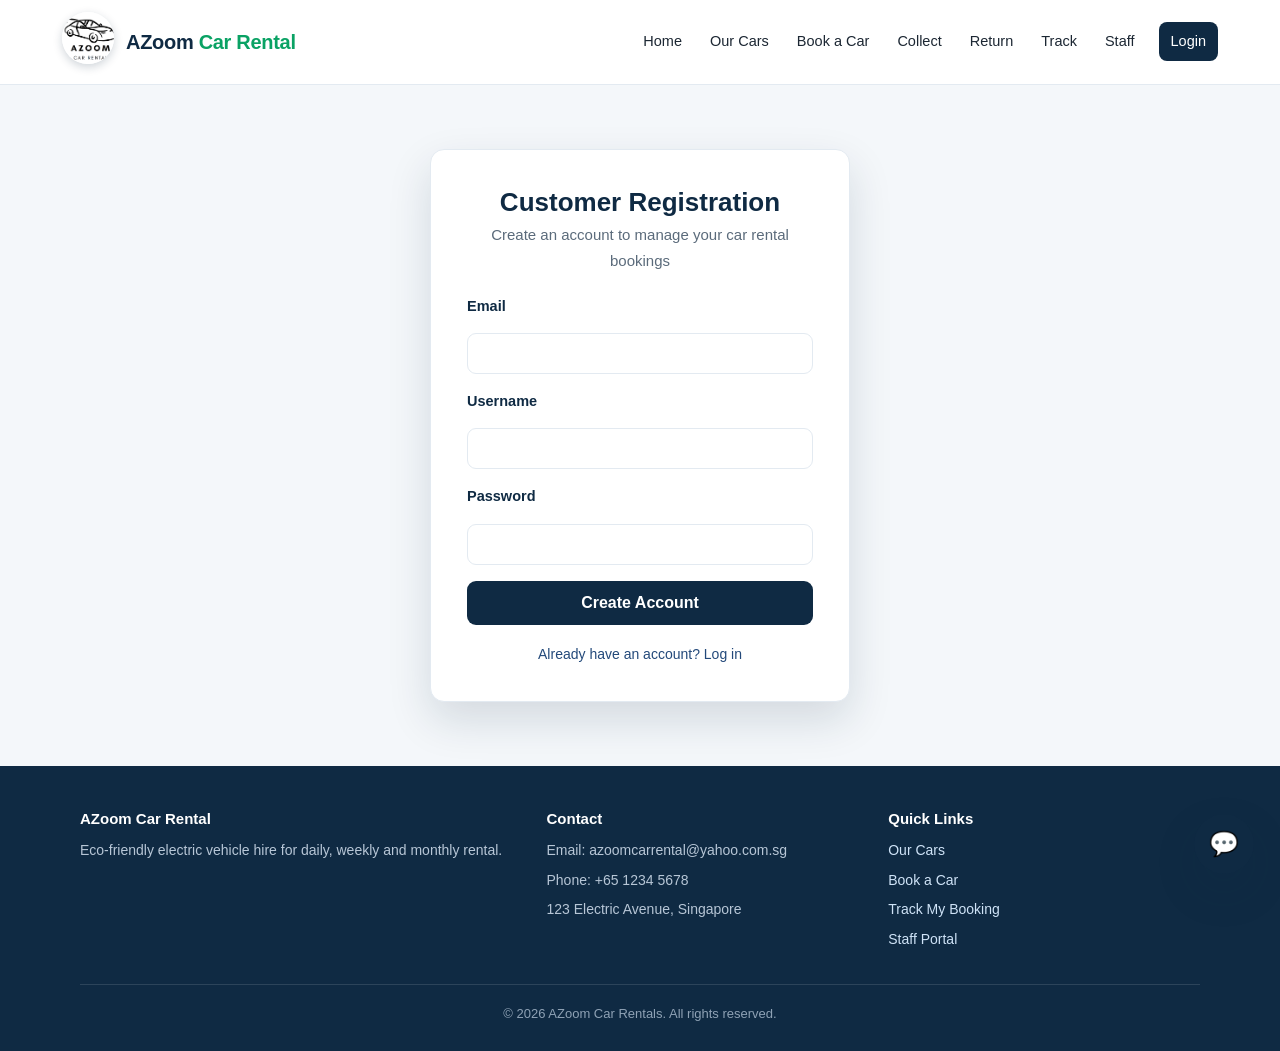
<file: register.html>
<!DOCTYPE html>
<html lang="en">
<head>
    <meta charset="UTF-8">
    <meta name="viewport" content="width=device-width, initial-scale=1.0">
    <title>AZoom Car Rental | Register</title>
    <link rel="stylesheet" href="style.css">
    <script src="script.js" defer></script>
</head>
<body>

<!-- Navigation Bar -->
<header class="site-header">
    <div class="header-inner">
        <div class="brand">
            <a href="index.html"><img src="logo_new.png" alt="AZoom Logo" class="logo-img"></a>
            <a class="brand-name" href="index.html">AZoom <span>Car Rental</span></a>
        </div>
        <nav>
            <a href="index.html" class="nav-link">Home</a>
            <a href="cars.html" class="nav-link">Our Cars</a>
            <a href="booking.html" class="nav-link">Book a Car</a>
            <a href="collect.html" class="nav-link">Collect</a>
            <a href="return.html" class="nav-link">Return</a>
            <a href="track.html" class="nav-link">Track</a>
            <a href="employee.html" class="nav-link">Staff</a>
            <a href="login.html" class="nav-link nav-cta">Login</a>
        </nav>
    </div>
</header>

<main class="login-wrap">
    <div class="login-card">
        <h2 class="login-title">Customer Registration</h2>
        <p class="login-sub">Create an account to manage your car rental bookings</p>
        <form action="login.html" method="get" class="login-form">
            <label class="form-label">Email</label>
            <input type="email" class="login-input" required>
            <label class="form-label">Username</label>
            <input type="text" class="login-input" required>
            <label class="form-label">Password</label>
            <input type="password" class="login-input" required>
            <button type="submit" class="login-btn">Create Account</button>
            <a href="login.html" class="register-link">Already have an account? Log in</a>
        </form>
    </div>
</main>

<!-- Live Chat Widget -->
<div class="static-chat-widget">
    <div class="static-chat-box" id="chatWindow">
        <div class="static-chat-header">
            <span>AZoom Live Chat Support</span>
            <span class="close-chat">&#10005;</span>
        </div>
        <div class="static-chat-messages">
            <p>Support: Hi! Welcome to AZoom Car Rental support.</p>
            <p>Support: How can we assist you?</p>
        </div>
        <div class="static-input-area">
            <input type="text" placeholder="Type your message..." class="chat-input">
            <button class="chat-send-btn">Send</button>
        </div>
    </div>
    <button class="static-chat-button">&#128172;</button>
</div>

<!-- Footer -->
<footer>
    <div class="footer-grid">
        <div>
            <h4>AZoom Car Rental</h4>
            <p>Eco-friendly electric vehicle hire for daily, weekly and monthly rental.</p>
        </div>
        <div>
            <h4>Contact</h4>
            <p>Email: azoomcarrental@yahoo.com.sg</p>
            <p>Phone: +65 1234 5678</p>
            <p>123 Electric Avenue, Singapore</p>
        </div>
        <div>
            <h4>Quick Links</h4>
            <p><a href="cars.html">Our Cars</a></p>
            <p><a href="booking.html">Book a Car</a></p>
            <p><a href="track.html">Track My Booking</a></p>
            <p><a href="employee.html">Staff Portal</a></p>
        </div>
    </div>
    <p class="footer-copyright">&copy; 2026 AZoom Car Rentals. All rights reserved.</p>
</footer>

</body>
</html>
</file>
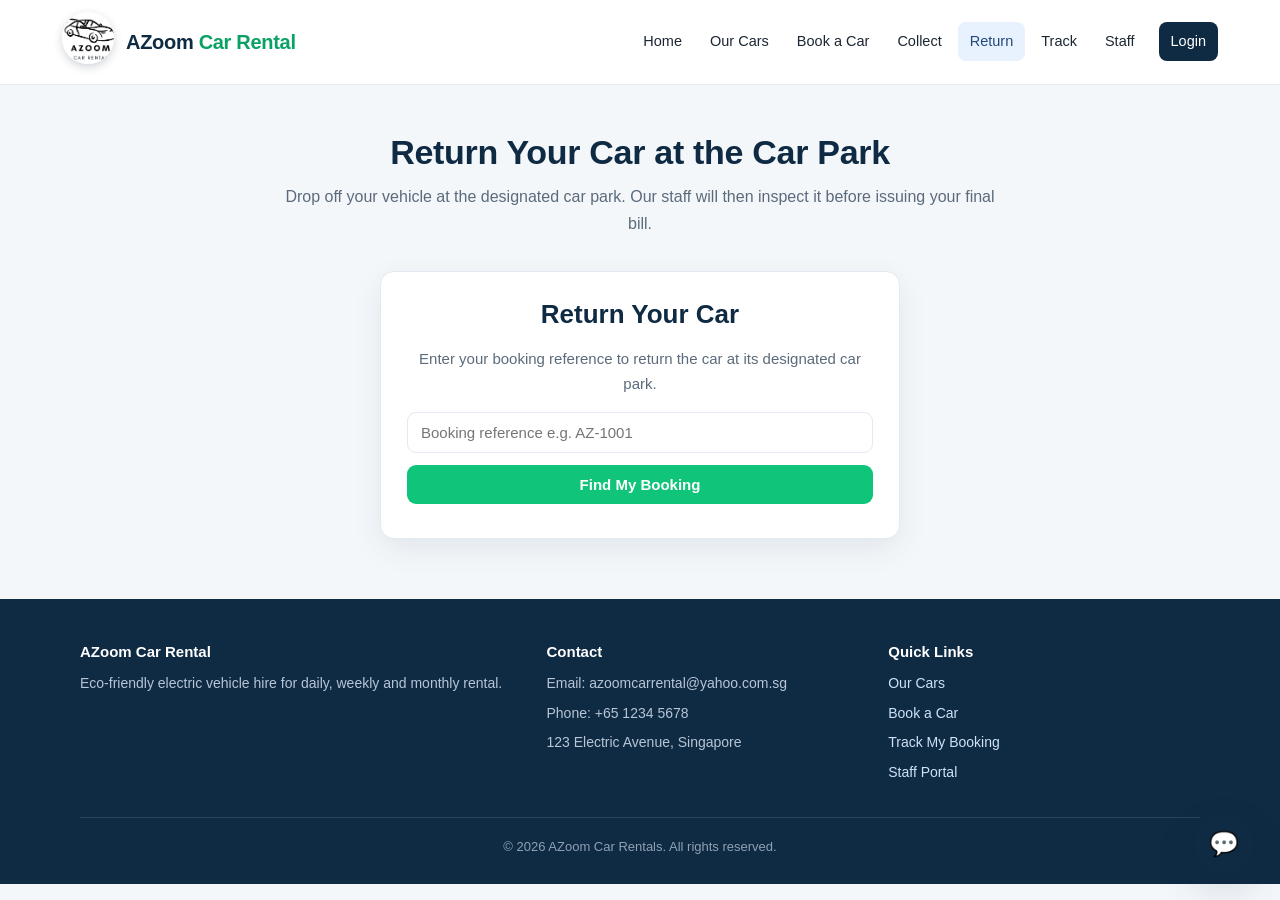
<file: return.html>
<!DOCTYPE html>
<html lang="en">
<head>
    <meta charset="UTF-8">
    <meta name="viewport" content="width=device-width, initial-scale=1.0">
    <title>AZoom Car Rental | Return Your Car</title>
    <link rel="stylesheet" href="style.css">
    <script src="script.js" defer></script>
    <script src="return.js" defer></script>
</head>
<body>

<!-- Navigation Bar -->
<header class="site-header">
    <div class="header-inner">
        <div class="brand">
            <a href="index.html"><img src="logo_new.png" alt="AZoom Logo" class="logo-img"></a>
            <a class="brand-name" href="index.html">AZoom <span>Car Rental</span></a>
        </div>
        <nav>
            <a href="index.html" class="nav-link">Home</a>
            <a href="cars.html" class="nav-link">Our Cars</a>
            <a href="booking.html" class="nav-link">Book a Car</a>
            <a href="collect.html" class="nav-link">Collect</a>
            <a href="return.html" class="nav-link active">Return</a>
            <a href="track.html" class="nav-link">Track</a>
            <a href="employee.html" class="nav-link">Staff</a>
            <a href="login.html" class="nav-link nav-cta">Login</a>
        </nav>
    </div>
</header>

<main class="main-wide-1100">
    <h1 class="page-title-center">Return Your Car at the Car Park</h1>
    <p class="intro-center">Drop off your vehicle at the designated car park. Our staff will then inspect it before issuing your final bill.</p>
    <div id="returnArea"></div>
</main>

<!-- Live Chat Widget -->
<div class="static-chat-widget">
    <div class="static-chat-box" id="chatWindow">
        <div class="static-chat-header">
            <span>AZoom Live Chat Support</span>
            <span class="close-chat">&#10005;</span>
        </div>
        <div class="static-chat-messages">
            <p>Support: Hi! Welcome to AZoom Car Rental support.</p>
            <p>Support: How can we assist you?</p>
        </div>
        <div class="static-input-area">
            <input type="text" placeholder="Type your message..." class="chat-input">
            <button class="chat-send-btn">Send</button>
        </div>
    </div>
    <button class="static-chat-button">&#128172;</button>
</div>

<!-- Footer -->
<footer>
    <div class="footer-grid">
        <div>
            <h4>AZoom Car Rental</h4>
            <p>Eco-friendly electric vehicle hire for daily, weekly and monthly rental.</p>
        </div>
        <div>
            <h4>Contact</h4>
            <p>Email: azoomcarrental@yahoo.com.sg</p>
            <p>Phone: +65 1234 5678</p>
            <p>123 Electric Avenue, Singapore</p>
        </div>
        <div>
            <h4>Quick Links</h4>
            <p><a href="cars.html">Our Cars</a></p>
            <p><a href="booking.html">Book a Car</a></p>
            <p><a href="track.html">Track My Booking</a></p>
            <p><a href="employee.html">Staff Portal</a></p>
        </div>
    </div>
    <p class="footer-copyright">&copy; 2026 AZoom Car Rentals. All rights reserved.</p>
</footer>

</body>
</html>
</file>
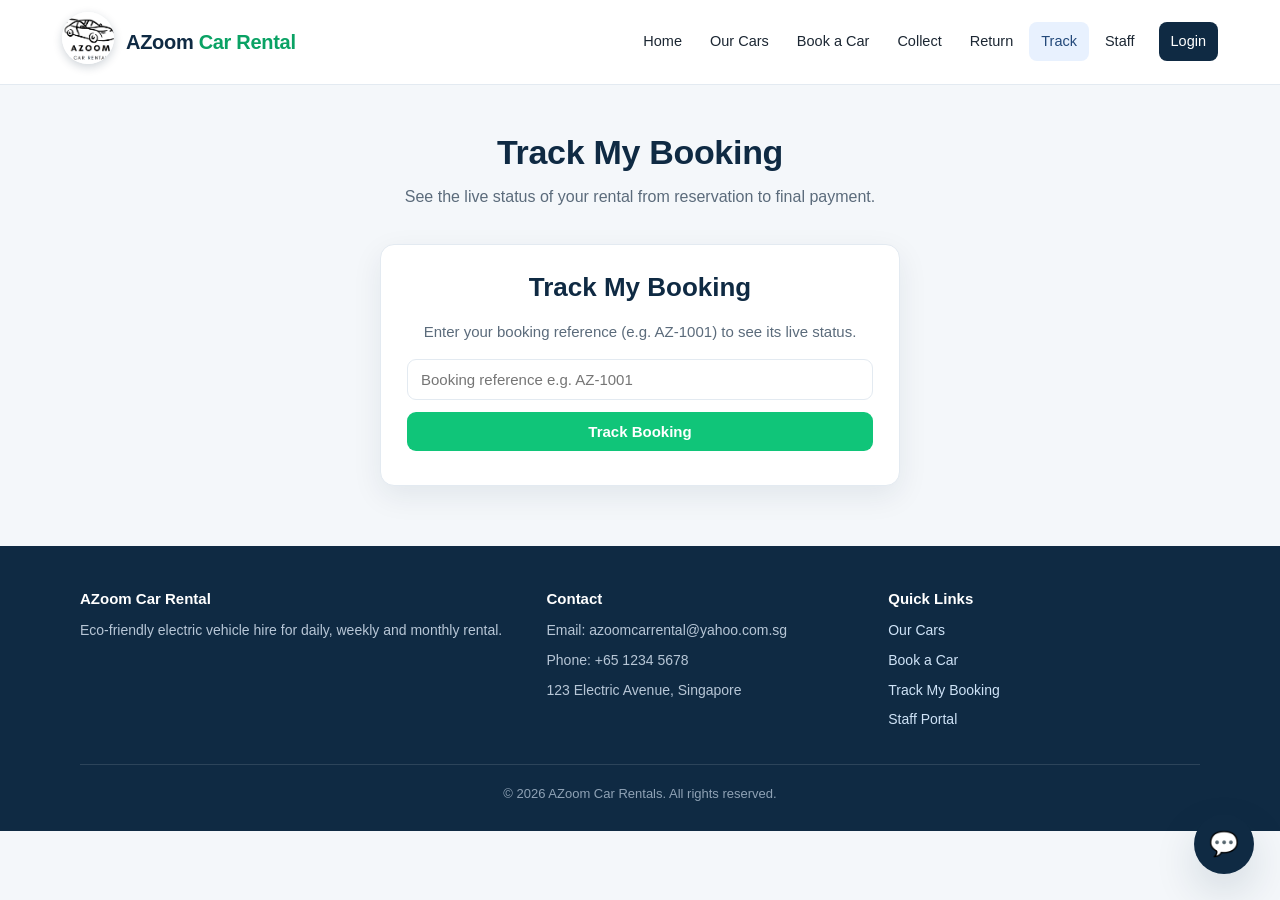
<file: track.html>
<!DOCTYPE html>
<html lang="en">
<head>
    <meta charset="UTF-8">
    <meta name="viewport" content="width=device-width, initial-scale=1.0">
    <title>AZoom Car Rental | Track My Booking</title>
    <link rel="stylesheet" href="style.css">
    <script src="script.js" defer></script>
    <script src="track.js" defer></script>
</head>
<body>

<!-- Navigation Bar -->
<header class="site-header">
    <div class="header-inner">
        <div class="brand">
            <a href="index.html"><img src="logo_new.png" alt="AZoom Logo" class="logo-img"></a>
            <a class="brand-name" href="index.html">AZoom <span>Car Rental</span></a>
        </div>
        <nav>
            <a href="index.html" class="nav-link">Home</a>
            <a href="cars.html" class="nav-link">Our Cars</a>
            <a href="booking.html" class="nav-link">Book a Car</a>
            <a href="collect.html" class="nav-link">Collect</a>
            <a href="return.html" class="nav-link">Return</a>
            <a href="track.html" class="nav-link active">Track</a>
            <a href="employee.html" class="nav-link">Staff</a>
            <a href="login.html" class="nav-link nav-cta">Login</a>
        </nav>
    </div>
</header>

<main class="main-wide-1100">
    <h1 class="page-title-center">Track My Booking</h1>
    <p class="intro-center">See the live status of your rental from reservation to final payment.</p>
    <div id="trackArea"></div>
</main>

<!-- Live Chat Widget -->
<div class="static-chat-widget">
    <div class="static-chat-box" id="chatWindow">
        <div class="static-chat-header">
            <span>AZoom Live Chat Support</span>
            <span class="close-chat">&#10005;</span>
        </div>
        <div class="static-chat-messages">
            <p>Support: Hi! Welcome to AZoom Car Rental support.</p>
            <p>Support: How can we assist you?</p>
        </div>
        <div class="static-input-area">
            <input type="text" placeholder="Type your message..." class="chat-input">
            <button class="chat-send-btn">Send</button>
        </div>
    </div>
    <button class="static-chat-button">&#128172;</button>
</div>

<!-- Footer -->
<footer>
    <div class="footer-grid">
        <div>
            <h4>AZoom Car Rental</h4>
            <p>Eco-friendly electric vehicle hire for daily, weekly and monthly rental.</p>
        </div>
        <div>
            <h4>Contact</h4>
            <p>Email: azoomcarrental@yahoo.com.sg</p>
            <p>Phone: +65 1234 5678</p>
            <p>123 Electric Avenue, Singapore</p>
        </div>
        <div>
            <h4>Quick Links</h4>
            <p><a href="cars.html">Our Cars</a></p>
            <p><a href="booking.html">Book a Car</a></p>
            <p><a href="track.html">Track My Booking</a></p>
            <p><a href="employee.html">Staff Portal</a></p>
        </div>
    </div>
    <p class="footer-copyright">&copy; 2026 AZoom Car Rentals. All rights reserved.</p>
</footer>

</body>
</html>
</file>
<file: style.css>
/* =========================================================
   AZoom Car Rental - Shared Stylesheet (all pages)
   All styling is centralised here; HTML pages contain no CSS.
   ========================================================= */

/* ---------- Design Tokens ---------- */
:root {
    --navy: #0f2a43;
    --navy-2: #17385c;
    --navy-3: #23497a;
    --accent: #10c579;
    --accent-dark: #0aa264;
    --accent-soft: #e5f9ef;
    --ink: #1c2733;
    --muted: #5b6b7b;
    --bg: #f4f7fa;
    --card: #ffffff;
    --line: #e3eaf1;
    --warn: #f5a623;
    --warn-soft: #fff5e0;
    --danger: #e1503f;
    --danger-soft: #fdecea;
    --ok: #0aa264;
    --ok-soft: #e5f9ef;
    --info: #0f6fde;
    --info-soft: #e8f1fe;
    --radius: 14px;
    --radius-sm: 9px;
    --shadow: 0 10px 30px rgba(15, 42, 67, 0.08);
    --shadow-lg: 0 18px 44px rgba(15, 42, 67, 0.14);
    --header-h: 76px;
}

* { box-sizing: border-box; }

html { scroll-behavior: smooth; }

body {
    margin: 0;
    font-family: "Segoe UI", "Helvetica Neue", Arial, sans-serif;
    background-color: var(--bg);
    color: var(--ink);
    line-height: 1.6;
    -webkit-font-smoothing: antialiased;
}

a { color: var(--navy-3); }
p { font-size: 15px; line-height: 1.7; }
img { max-width: 100%; }

h1, h2, h3, h4 { color: var(--navy); line-height: 1.25; }
h1 { font-size: 34px; margin: 0 0 10px 0; letter-spacing: -0.3px; }
h2 { font-size: 26px; margin: 0 0 8px 0; }
h3 { font-size: 19px; margin: 0 0 8px 0; }
h4 { font-size: 15px; margin: 0 0 8px 0; }

/* ---------- Layout ---------- */
main {
    max-width: 1040px;
    margin: 46px auto;
    padding: 0 22px;
}
.main-wide-1100 { max-width: 1120px; }
.container { max-width: 1120px; margin: 0 auto; padding: 0 22px; }
.center { text-align: center; }
.muted { color: var(--muted); }
.mt-8 { margin-top: 8px; }
.mt-16 { margin-top: 16px; }
.mt-24 { margin-top: 24px; }
.mb-8 { margin-bottom: 8px; }

.page-title-center { text-align: center; }
.intro-center {
    text-align: center;
    max-width: 720px;
    margin: 8px auto 34px auto;
    color: var(--muted);
    font-size: 16px;
}
.lead { font-size: 17px; }
.small-text { font-size: 13px; color: var(--muted); }

/* ---------- Header / Navigation ---------- */
.site-header {
    position: sticky;
    top: 0;
    z-index: 100;
    background: rgba(255, 255, 255, 0.94);
    backdrop-filter: blur(8px);
    border-bottom: 1px solid var(--line);
}
.header-inner {
    display: flex;
    justify-content: space-between;
    align-items: center;
    gap: 16px;
    max-width: 1200px;
    margin: 0 auto;
    padding: 12px 22px;
    min-height: var(--header-h);
}
.brand { display: flex; align-items: center; gap: 12px; }
.logo-img {
    width: 52px;
    height: 52px;
    border-radius: 50%;
    object-fit: cover;
    box-shadow: 0 3px 10px rgba(15, 42, 67, 0.2);
}
.brand-name {
    font-weight: 700;
    font-size: 20px;
    color: var(--navy);
    text-decoration: none;
    letter-spacing: -0.3px;
}
.brand-name span { color: var(--accent-dark); font-weight: 600; }

nav { display: flex; align-items: center; flex-wrap: wrap; gap: 4px; }
.nav-link {
    color: var(--ink);
    text-decoration: none;
    font-size: 14.5px;
    font-weight: 500;
    padding: 8px 12px;
    border-radius: 8px;
    transition: background 0.18s, color 0.18s;
    white-space: nowrap;
}
.nav-link:hover { background: var(--bg); color: var(--navy-3); }
.nav-link.active { color: var(--navy-3); background: var(--info-soft); }
.nav-link.nav-cta {
    background: var(--navy);
    color: #fff;
    margin-left: 8px;
}
.nav-link.nav-cta:hover { background: var(--navy-2); color: #fff; }

/* ---------- Buttons ---------- */
.btn {
    display: inline-block;
    border: none;
    border-radius: var(--radius-sm);
    padding: 11px 20px;
    font-size: 15px;
    font-weight: 600;
    cursor: pointer;
    text-decoration: none;
    text-align: center;
    transition: transform 0.15s, box-shadow 0.2s, background 0.2s;
}
.btn:active { transform: translateY(1px); }
.btn-primary { background: var(--navy); color: #fff; }
.btn-primary:hover { background: var(--navy-2); box-shadow: var(--shadow); }
.btn-accent { background: var(--accent); color: #fff; }
.btn-accent:hover { background: var(--accent-dark); box-shadow: var(--shadow); }
.btn-dark { background: var(--navy); color: #fff; }
.btn-dark:hover { background: var(--navy-2); box-shadow: var(--shadow); }
.btn-outline {
    background: #fff;
    color: var(--navy-3);
    border: 1.5px solid var(--line);
}
.btn-outline:hover { border-color: var(--navy-3); }
.btn-fullwidth { width: 100%; background: var(--navy); color: #fff; padding: 13px; font-size: 15px; font-weight: 600; border: none; border-radius: var(--radius-sm); cursor: pointer; }
.btn-fullwidth:hover { background: var(--navy-2); }
.btn-block { display: block; width: 100%; }

.btn-browse-fleet {
    display: inline-block;
    background: var(--accent);
    color: #fff;
    padding: 14px 32px;
    border-radius: 40px;
    text-decoration: none;
    margin-top: 24px;
    font-weight: 700;
    font-size: 16px;
    box-shadow: 0 10px 24px rgba(16, 197, 121, 0.35);
    transition: transform 0.15s, box-shadow 0.2s;
}
.btn-browse-fleet:hover { transform: translateY(-2px); box-shadow: 0 14px 30px rgba(16, 197, 121, 0.45); }

/* ---------- Cards / Boxes ---------- */
.card {
    background: var(--card);
    border: 1px solid var(--line);
    border-radius: var(--radius);
    box-shadow: var(--shadow);
    padding: 26px;
}
.white-card {
    background: var(--card);
    border: 1px solid var(--line);
    border-radius: var(--radius);
    box-shadow: var(--shadow);
    padding: 30px;
    margin-top: 26px;
}
.form-block { margin-top: 6px; }
.heading-row { display: flex; align-items: center; gap: 12px; margin-bottom: 18px; }

/* ---------- Home Page ---------- */
.slideshow-container {
    width: 100%;
    height: 460px;
    position: relative;
    overflow: hidden;
}
.slide-image {
    width: 100%;
    height: 100%;
    object-fit: cover;
    position: absolute;
    top: 0; left: 0;
    opacity: 0;
    transition: opacity 1.2s ease-in-out;
    transform: scale(1.04);
}
.slide-image.active { opacity: 1; }
.hero-overlay {
    position: absolute;
    top: 0; left: 0;
    width: 100%; height: 100%;
    background: linear-gradient(90deg, rgba(15, 42, 67, 0.82) 0%, rgba(15, 42, 67, 0.45) 60%, rgba(15, 42, 67, 0.25) 100%);
    display: flex;
    align-items: center;
    justify-content: flex-start;
}
.hero-inner {
    max-width: 1120px;
    width: 100%;
    margin: 0 auto;
    padding: 0 22px;
    color: #fff;
}
.hero-kicker {
    display: inline-block;
    background: var(--accent);
    color: #fff;
    font-weight: 700;
    font-size: 13px;
    padding: 6px 14px;
    border-radius: 40px;
    letter-spacing: 1px;
    margin-bottom: 16px;
}
.hero-title { font-size: 46px; margin: 0 0 16px 0; color: #fff; letter-spacing: -0.5px; }
.hero-text { font-size: 18px; color: #eaf3fb; max-width: 560px; }

.feature-strip {
    background: var(--navy);
    color: #fff;
    padding: 16px 0;
}
.feature-strip-inner {
    max-width: 1120px;
    margin: 0 auto;
    padding: 0 22px;
    display: flex;
    justify-content: space-between;
    flex-wrap: wrap;
    gap: 14px;
}
.feature-strip .fs-item { display: flex; align-items: center; gap: 10px; font-size: 14px; }
.feature-strip .fs-item .fs-icon { font-size: 20px; }

.about-section { margin: 60px auto; }
.grid-2col {
    display: grid;
    grid-template-columns: 1fr 1fr;
    gap: 44px;
    align-items: center;
}
.img-full-rounded { width: 100%; border-radius: var(--radius); box-shadow: var(--shadow); }

.services-section { background: #fff; border-top: 1px solid var(--line); border-bottom: 1px solid var(--line); padding: 56px 0; }
.services-inner { max-width: 1120px; margin: 0 auto; padding: 0 22px; text-align: center; }
.services-grid { display: grid; grid-template-columns: repeat(auto-fit, minmax(240px, 1fr)); gap: 26px; margin-top: 36px; }
.service-card {
    background: var(--bg);
    border: 1px solid var(--line);
    border-radius: var(--radius);
    padding: 28px 24px;
    text-align: left;
    transition: transform 0.2s, box-shadow 0.2s;
}
.service-card:hover { transform: translateY(-5px); box-shadow: var(--shadow-lg); }
.service-icon {
    width: 52px; height: 52px;
    border-radius: 14px;
    background: var(--accent-soft);
    color: var(--accent-dark);
    display: flex; align-items: center; justify-content: center;
    font-size: 24px;
    margin-bottom: 14px;
}

.how-it-works { padding: 60px 0; }
.steps-grid { display: grid; grid-template-columns: repeat(auto-fit, minmax(210px, 1fr)); gap: 24px; margin-top: 34px; }
.step-card { background: var(--card); border: 1px solid var(--line); border-radius: var(--radius); box-shadow: var(--shadow); padding: 26px; position: relative; }
.step-num {
    width: 40px; height: 40px; border-radius: 50%;
    background: var(--navy); color: #fff;
    display: flex; align-items: center; justify-content: center;
    font-weight: 700; font-size: 17px;
    margin-bottom: 14px;
}
.step-card h3 { font-size: 17px; }

/* ---------- Forms ---------- */
.form-group { margin-bottom: 18px; }
.form-label { display: block; margin-bottom: 7px; font-weight: 600; color: var(--navy); font-size: 14.5px; }
.text-field, .select-input, .text-input, .pay-input, .login-input {
    width: 100%;
    padding: 11px 13px;
    border: 1px solid var(--line);
    border-radius: var(--radius-sm);
    background: #fff;
    font-size: 15px;
    color: var(--ink);
    transition: border 0.2s, box-shadow 0.2s;
}
.text-field:focus, .select-input:focus, .text-input:focus, .pay-input:focus, .login-input:focus {
    outline: none;
    border-color: var(--accent);
    box-shadow: 0 0 0 3px rgba(16, 197, 121, 0.14);
}
.textarea-input {
    width: 100%;
    padding: 11px 13px;
    border: 1px solid var(--line);
    border-radius: var(--radius-sm);
    font-size: 15px;
    font-family: inherit;
    resize: vertical;
}
.textarea-input:focus { outline: none; border-color: var(--accent); box-shadow: 0 0 0 3px rgba(16, 197, 121, 0.14); }
.field-row { display: grid; grid-template-columns: 1fr 1fr; gap: 16px; }
.check-row { display: flex; align-items: flex-start; gap: 10px; font-size: 14px; color: var(--muted); cursor: pointer; margin: 6px 0 14px; }
.check-row input { margin-top: 3px; accent-color: var(--accent); width: 16px; height: 16px; }

.booking-form { background: var(--card); border: 1px solid var(--line); border-radius: var(--radius); box-shadow: var(--shadow); padding: 30px; }
.form-card { background: var(--card); border: 1px solid var(--line); border-radius: var(--radius); box-shadow: var(--shadow); padding: 30px; }
.form-card h2 { border-bottom: 1px solid var(--line); padding-bottom: 12px; margin-top: 0; }

/* Booking quote panel */
.quote-panel {
    display: none;
    margin-top: 6px;
    background: var(--accent-soft);
    border: 1px solid #c6f0dc;
    border-radius: var(--radius-sm);
    padding: 14px 16px;
    color: #0b6b44;
}
.quote-panel p { margin: 4px 0; font-size: 14.5px; }
.quote-panel .quote-total { font-size: 17px; margin-top: 8px; }
.quote-panel .quote-total b { font-size: 22px; }

/* Car spec panel */
.car-spec-panel {
    display: none;
    margin-top: 14px;
    background: var(--bg);
    border: 1px solid var(--line);
    border-radius: var(--radius-sm);
    padding: 16px;
}
.spec-title { margin: 0 0 8px 0; font-size: 15px; }
.spec-list { list-style: none; margin: 0; padding: 0; }
.spec-list li { font-size: 14px; padding: 3px 0; color: var(--muted); }
.spec-list li b { color: var(--ink); }

/* ---------- Fleet (Cars) Page ---------- */
.car-grid { display: grid; grid-template-columns: repeat(auto-fit, minmax(300px, 1fr)); gap: 28px; }
.car-card {
    background: var(--card);
    border: 1px solid var(--line);
    border-radius: var(--radius);
    box-shadow: var(--shadow);
    overflow: hidden;
    display: flex;
    flex-direction: column;
    transition: transform 0.2s, box-shadow 0.2s;
}
.car-card:hover { transform: translateY(-5px); box-shadow: var(--shadow-lg); }
.car-card-img { width: 100%; height: 205px; object-fit: cover; }
.car-card-body { padding: 20px 22px 22px; display: flex; flex-direction: column; flex: 1; }
.car-card-top { display: flex; justify-content: space-between; align-items: flex-start; gap: 10px; }
.car-card-title { margin: 0; font-size: 19px; }
.car-specs { list-style: none; margin: 10px 0 0; padding: 0; display: flex; flex-wrap: wrap; gap: 8px; }
.car-specs li { font-size: 12.5px; background: var(--bg); border: 1px solid var(--line); padding: 4px 10px; border-radius: 40px; color: var(--muted); }
.car-price { margin: 14px 0 0; font-size: 14px; color: var(--muted); }
.car-price b { color: var(--navy); font-size: 15.5px; }
.car-book-btn {
    margin-top: auto;
    padding-top: 16px;
}
.car-book-cta {
    display: block; width: 100%;
    text-align: center;
    background: var(--accent); color: #fff;
    border: none; border-radius: var(--radius-sm);
    padding: 12px; font-size: 15px; font-weight: 700;
    text-decoration: none; cursor: pointer;
}
.car-book-cta:hover { background: var(--accent-dark); }
button.car-book-cta:disabled { background: #cdd6e0; color: #7a8794; cursor: not-allowed; }

/* ---------- Status badges ---------- */
.status-badge {
    display: inline-block;
    font-size: 12px;
    font-weight: 700;
    padding: 5px 11px;
    border-radius: 40px;
    white-space: nowrap;
}
.status-badge.ok { background: var(--ok-soft); color: var(--ok); }
.status-badge.busy { background: var(--warn-soft); color: var(--warn); }
.status-badge.info { background: var(--info-soft); color: var(--info); }
.status-badge.gray { background: #eef1f5; color: var(--muted); }
.status-badge.danger { background: var(--danger-soft); color: var(--danger); }
.status-badge.navy { background: var(--navy); color: #fff; }

.badge { display: inline-block; font-size: 12px; font-weight: 700; padding: 4px 10px; border-radius: 40px; }

/* ---------- Payment / Summary ---------- */
.pay-flex { display: flex; gap: 28px; justify-content: center; flex-wrap: wrap; align-items: flex-start; }
.summary-box, .payment-card { background: var(--card); border: 1px solid var(--line); border-radius: var(--radius); box-shadow: var(--shadow); padding: 28px; }
.summary-box { flex: 1 1 360px; max-width: 430px; }
.payment-card { flex: 1 1 400px; max-width: 460px; }
.payment-card h2, .summary-box h2 { border-bottom: 1px solid var(--line); padding-bottom: 12px; margin-top: 0; }
.summary-grid { margin-top: 8px; }
.summary-row { display: flex; justify-content: space-between; gap: 14px; padding: 9px 0; border-bottom: 1px dashed var(--line); font-size: 14.5px; }
.summary-row span:first-child { color: var(--muted); }
.summary-row b { color: var(--navy); }
.summary-total { display: flex; justify-content: space-between; align-items: center; padding-top: 14px; font-size: 16px; }
.summary-total b { font-size: 24px; color: var(--navy); }

.grid-1fr-1fr { display: grid; grid-template-columns: 1fr 1fr; gap: 15px; }
.pay-submit-btn { width: 100%; background: var(--navy); color: #fff; padding: 14px; border: none; border-radius: var(--radius-sm); font-size: 16px; font-weight: 700; cursor: pointer; margin-top: 6px; }
.pay-submit-btn:hover { background: var(--navy-2); }

/* ---------- Success / Empty states ---------- */
.success-card { background: var(--card); border: 1px solid var(--line); border-radius: var(--radius); box-shadow: var(--shadow-lg); padding: 40px; text-align: center; max-width: 620px; margin: 0 auto; }
.success-icon {
    width: 76px; height: 76px; margin: 0 auto 18px;
    background: var(--accent-soft); color: var(--accent-dark);
    border-radius: 50%;
    display: flex; align-items: center; justify-content: center;
    font-size: 36px; font-weight: 700;
}
.success-card h2 { margin: 0 0 8px; }
.success-card .ref { font-size: 22px; font-weight: 800; color: var(--navy); letter-spacing: 0.5px; }
.success-card .btn-row { display: flex; gap: 12px; justify-content: center; flex-wrap: wrap; margin-top: 20px; }

.empty-state { text-align: center; background: var(--card); border: 1px dashed var(--line); border-radius: var(--radius); padding: 50px 30px; }
.empty-state h2 { margin: 14px 0 6px; }
.empty-state .btn { margin-top: 16px; }

/* ---------- Track / Stepper ---------- */
.track-card { background: var(--card); border: 1px solid var(--line); border-radius: var(--radius); box-shadow: var(--shadow); padding: 34px; }
.stepper { display: flex; align-items: flex-start; gap: 4px; margin: 26px 0 30px; }
.step { flex: 1 1 0; min-width: 78px; text-align: center; position: relative; }
.step-dot {
    width: 34px; height: 34px; border-radius: 50%;
    margin: 0 auto 8px;
    background: #e8edf3; color: var(--muted);
    display: flex; align-items: center; justify-content: center;
    font-size: 15px; font-weight: 700;
    border: 2px solid var(--line);
    position: relative; z-index: 2;
}
.step-label { font-size: 13px; font-weight: 600; color: var(--muted); }
.step.done .step-dot { background: var(--ok); border-color: var(--ok); color: #fff; }
.step.done .step-label { color: var(--ok); }
.step.current .step-dot { background: var(--info); border-color: var(--info); color: #fff; box-shadow: 0 0 0 6px var(--info-soft); }
.step.current .step-label { color: var(--info); font-weight: 700; }
.step.todo .step-dot { background: #eef1f5; color: #9aa7b4; }
.step-link { flex: 0 0 26px; height: 3px; margin-top: 16px; background: var(--line); border-radius: 3px; }
.step-link.done { background: var(--ok); }

/* ---------- Login / Register ---------- */
.login-wrap { max-width: 460px; margin: 64px auto; padding: 0 20px; }
.login-card { background: var(--card); border: 1px solid var(--line); border-radius: var(--radius); box-shadow: var(--shadow-lg); padding: 36px; }
.login-title { text-align: center; margin-top: 0; }
.login-sub { text-align: center; color: var(--muted); margin-top: -4px; }
.login-form { margin-top: 22px; }
.login-input { margin: 8px 0 16px 0; }
.login-btn { width: 100%; background: var(--navy); color: #fff; padding: 13px; border: none; border-radius: var(--radius-sm); font-size: 16px; font-weight: 700; cursor: pointer; }
.login-btn:hover { background: var(--navy-2); }
.register-link { text-align: center; margin-top: 18px; display: block; color: var(--navy-3); text-decoration: none; font-size: 14px; }

/* ---------- Employee dashboard ---------- */
.emp-header { display: flex; justify-content: space-between; align-items: center; margin-bottom: 22px; flex-wrap: wrap; gap: 10px; }
.emp-table { width: 100%; border-collapse: collapse; background: var(--card); border: 1px solid var(--line); border-radius: var(--radius); overflow: hidden; box-shadow: var(--shadow); }
.emp-table th, .emp-table td { padding: 12px 14px; text-align: left; font-size: 14px; border-bottom: 1px solid var(--line); }
.emp-table th { background: var(--navy); color: #fff; font-weight: 600; }
.emp-table tr:last-child td { border-bottom: none; }
.emp-table .btn { padding: 8px 14px; font-size: 13px; }

.inspect-panel { background: var(--card); border: 1px solid var(--line); border-radius: var(--radius); box-shadow: var(--shadow); padding: 26px; margin-top: 26px; }
.damage-list { list-style: none; margin: 12px 0; padding: 0; display: grid; grid-template-columns: 1fr 1fr; gap: 10px; }
.damage-item { display: flex; align-items: center; gap: 10px; background: var(--bg); border: 1px solid var(--line); border-radius: var(--radius-sm); padding: 11px 13px; cursor: pointer; font-size: 14px; }
.damage-item input { accent-color: var(--accent); width: 17px; height: 17px; }
.damage-item .d-charge { margin-left: auto; font-weight: 700; color: var(--navy); }
.damage-total { background: var(--warn-soft); border: 1px solid #f6ddb0; border-radius: var(--radius-sm); padding: 14px 16px; margin-top: 12px; font-size: 15px; color: #8a5a13; }
.damage-total b { font-size: 20px; }

/* ---------- Testimonials ---------- */
.testimonials-section { background: var(--bg); padding: 60px 0; }
.testimonials-inner { max-width: 1120px; margin: 0 auto; padding: 0 22px; text-align: center; }
.testimonials-grid { display: grid; grid-template-columns: repeat(auto-fit, minmax(280px, 1fr)); gap: 26px; margin-top: 36px; }
.testimonial-card {
    background: var(--card);
    border: 1px solid var(--line);
    border-radius: var(--radius);
    box-shadow: var(--shadow);
    padding: 28px 24px;
    text-align: center;
    transition: transform 0.2s, box-shadow 0.2s;
}
.testimonial-card:hover { transform: translateY(-5px); box-shadow: var(--shadow-lg); }
.testimonial-avatar {
    width: 150px; height: 150px;
    border-radius: 50%;
    background: #e9eef4;
    border: 2px solid var(--line);
    display: flex; align-items: center; justify-content: center;
    margin: 0 auto 14px;
    overflow: hidden;
    font-size: 30px;
    color: #a8b4c2;
}
.testimonial-avatar img { width: 100%; height: 100%; object-fit: cover; }
.testimonial-stars { color: #f5a623; letter-spacing: 2px; font-size: 16px; margin-bottom: 10px; }
.testimonial-quote { color: var(--muted); font-size: 14.5px; font-style: italic; margin: 0 0 14px; }
.testimonial-name { font-weight: 700; color: var(--navy); font-size: 16px; margin: 0; }
.testimonial-role { color: var(--muted); font-size: 13px; margin: 2px 0 0; }

/* ---------- Live Chat Widget ---------- */
.static-chat-widget { position: fixed; bottom: 26px; right: 26px; z-index: 999; }
.static-chat-button {
    background: var(--navy);
    color: #fff;
    border: none;
    border-radius: 50%;
    width: 60px; height: 60px;
    font-size: 24px;
    box-shadow: var(--shadow-lg);
    cursor: pointer;
    transition: transform 0.2s;
}
.static-chat-button:hover { transform: scale(1.06); }
.static-chat-box {
    display: none;
    width: 320px;
    height: 420px;
    background: #fff;
    border: 1px solid var(--line);
    border-radius: 14px;
    box-shadow: var(--shadow-lg);
    margin-bottom: 12px;
    overflow: hidden;
    flex-direction: column;
}
.static-chat-box.open { display: flex; }
.static-chat-header {
    background: var(--navy);
    color: #fff;
    padding: 14px 16px;
    font-weight: 700;
    display: flex;
    justify-content: space-between;
    align-items: center;
}
.close-chat { cursor: pointer; font-size: 16px; opacity: 0.85; }
.static-chat-messages {
    flex: 1;
    padding: 14px;
    overflow-y: auto;
    background: var(--bg);
    font-size: 13.5px;
}
.static-chat-messages p { background: #fff; border-radius: 10px; padding: 9px 12px; margin: 6px 0; box-shadow: 0 1px 3px rgba(0,0,0,0.05); }
.static-chat-messages p.chat-you-message { background: var(--navy); color: #fff; text-align: right; }
.static-input-area { display: flex; padding: 10px; border-top: 1px solid var(--line); background: #fff; }
.chat-input { flex-grow: 1; padding: 9px 12px; border: 1px solid var(--line); border-radius: 20px; font-size: 13.5px; }
.chat-send-btn { background: var(--accent); color: #fff; border: none; border-radius: 20px; padding: 9px 16px; margin-left: 8px; font-weight: 600; cursor: pointer; }

/* ---------- Footer ---------- */
footer { background: var(--navy); color: #dbe6f2; margin-top: 60px; padding: 44px 22px 26px; }
.footer-grid { max-width: 1120px; margin: 0 auto; display: grid; grid-template-columns: 1.4fr 1fr 1fr; gap: 30px; padding-bottom: 26px; }
footer h4 { color: #fff; margin-bottom: 10px; }
footer p { font-size: 14px; margin: 6px 0; color: #b7c6d6; }
footer a { color: #cfe3f7; text-decoration: none; }
footer a:hover { text-decoration: underline; }
.footer-copyright { text-align: center; font-size: 13px; color: #8fa2b5; border-top: 1px solid rgba(255,255,255,0.12); padding-top: 18px; margin: 0 auto; max-width: 1120px; }

/* ---------- Scroll reveal animation ---------- */
.fade-up { opacity: 0; transform: translateY(18px); transition: opacity 0.6s ease, transform 0.6s ease; }
.fade-up.visible { opacity: 1; transform: translateY(0); }

/* ---------- Responsive ---------- */
@media (max-width: 900px) {
    .header-inner { flex-wrap: wrap; padding: 10px 16px; }
    nav { justify-content: center; }
    .grid-2col { grid-template-columns: 1fr; gap: 24px; }
    .footer-grid { grid-template-columns: 1fr; gap: 20px; }
    .hero-title { font-size: 34px; }
    .slideshow-container { height: 380px; }
    .field-row, .damage-list { grid-template-columns: 1fr; }
    .pay-flex { flex-direction: column; }
    .summary-box, .payment-card { max-width: 100%; }
    .emp-table { font-size: 12.5px; }
}
@media (max-width: 520px) {
    h1 { font-size: 27px; }
    .nav-link { padding: 7px 9px; font-size: 13px; }
    .hero-title { font-size: 28px; }
    .hero-text { font-size: 15px; }
    .grid-1fr-1fr { grid-template-columns: 1fr; }
    .static-chat-box { width: 92vw; right: 4vw; }
}
</file>
